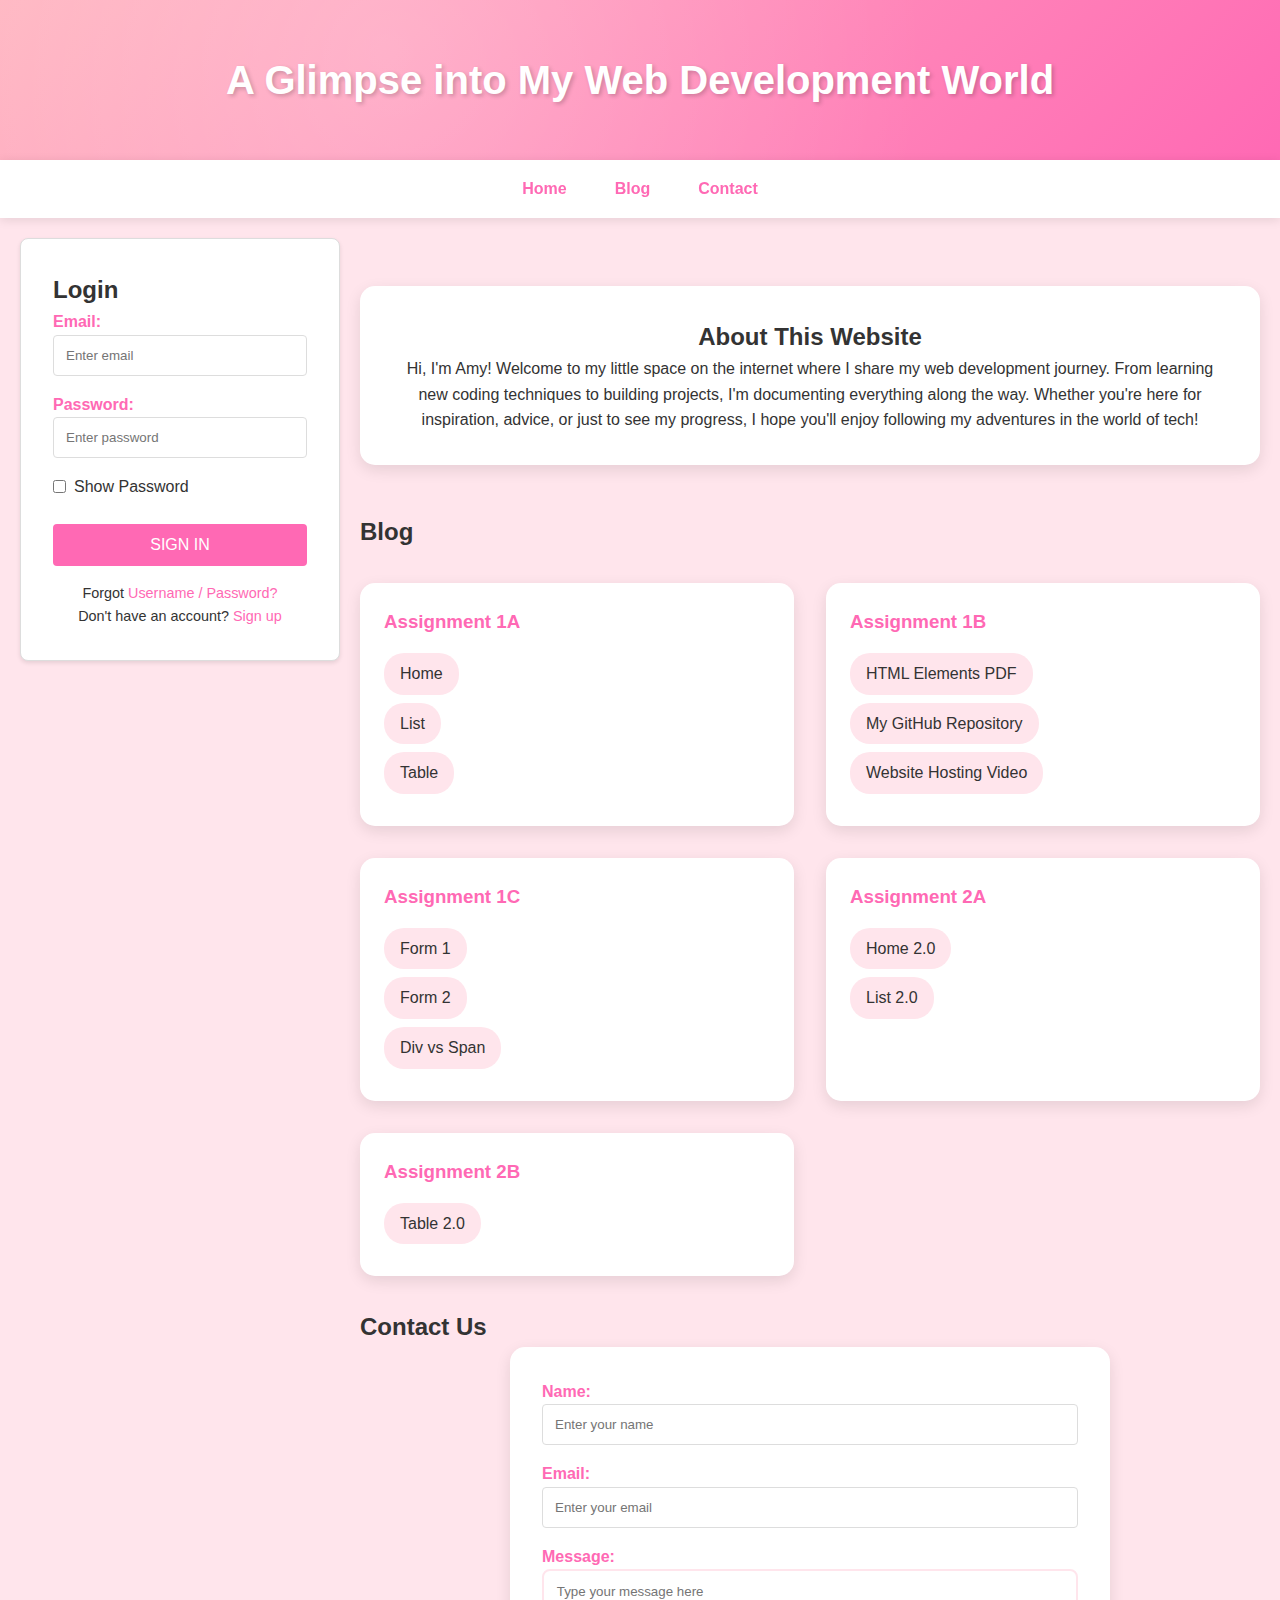
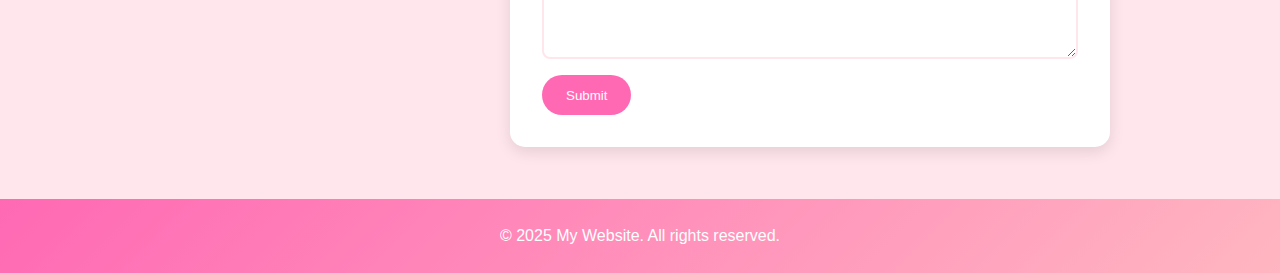
<file: index.html>
<DOCTYPE html>
<html lang="en">
<head>
    <meta charset="UTF-8">
    <meta name="viewport" content="width=device-width, initial-scale=1.0">
    <meta name="description" content="Amy's web development portfolio showcasing projects and assignments from her journey in tech">
    <meta name="keywords" content="web development, portfolio, student projects, HTML, CSS">
    <meta name="author" content="Amy">
    
    <!-- Open Graph Meta Tags -->
    <meta property="og:title" content="Amy's Creative Portfolio">
    <meta property="og:description" content="Follow my web development journey and explore my projects">
    <meta property="og:type" content="website">
    <title>My Creative Portfolio</title>
    <link rel="stylesheet" href="styles.css">
    <style>
        /* Layout styles */
        .page-wrapper {
            display: flex;
            gap: 20px;
            padding: 20px;
        }

        .forms-section {
            width: 320px;
            flex-shrink: 0;
        }

        .form-container {
            background: white;
            padding: 2rem;
            border-radius: 8px;
            box-shadow: 0 2px 4px rgba(0, 0, 0, 0.1);
            border: 1px solid #ddd;
        }

        .main-content {
            flex: 1;
        }

        /* Form specific styles */
        .login-form button, .signup-form button {
            width: 100%;
            padding: 0.75rem;
            color: white;
            border: none;
            border-radius: 4px;
            cursor: pointer;
            font-size: 1rem;
            background-color: var(--pink-dark);
            margin-top: 0.5rem;
        }

        .form-group {
            margin-bottom: 1rem;
        }

        .form-group input {
            width: 100%;
            padding: 0.75rem;
            border: 1px solid #ddd;
            border-radius: 4px;
            box-sizing: border-box;
        }

        .checkbox-group {
            display: flex;
            align-items: center;
            gap: 0.5rem;
            margin: 1rem 0;
        }

        .form-footer {
            margin-top: 1rem;
            text-align: center;
            font-size: 0.9rem;
        }

        .form-footer a {
            color:var(--pink-dark);
            text-decoration: none;
            cursor: pointer;
        }

        .colored-text {
            color:var(--pink-dark);
        }

        /* Hide signup form initially */
        #signup-form {
            display: none;
        }

        /* Responsive design */
        @media (max-width: 768px) {
            .page-wrapper {
                flex-direction: column;
            }

            .forms-section {
                width: 100%;
                max-width: 400px;
                margin: 0 auto;
            }
        }
    </style>
</head>
<body>
    <!-- Header -->
    <header class="header">
        <h1>A Glimpse into My Web Development World</h1>
    </header>

    <!-- Navigation -->
    <nav class="nav">
        <ul>
            <li><a href="#home">Home</a></li>
            <li><a href="#blog">Blog</a></li>
            <li><a href="#contact">Contact</a></li>
        </ul>
    </nav>

    <div class="page-wrapper">
        <!-- Forms Section -->
        <aside class="forms-section">
            <!-- Login Form -->
            <div class="form-container" id="login-form">
                <h2>Login</h2>
                <form class="login-form" action="/dashboard.html" method="POST">
                    <div class="form-group">
                        <label for="login-email">Email:</label>
                        <input type="email" id="login-email" name="login-email" placeholder="Enter email" required>
                    </div>
                    
                    <div class="form-group">
                        <label for="login-password">Password:</label>
                        <input type="password" id="login-password" name="login-password" placeholder="Enter password" required>
                    </div>
                    
                    <div class="checkbox-group">
                        <input type="checkbox" id="remember" name="remember">
                        <label for="remember">Show Password</label>
                    </div>
                    
                    <button type="submit">SIGN IN</button>
                    
                    <div class="form-footer">
                        <p>Forgot <span class="colored-text">Username / Password?</span></p>
                        <p>Don't have an account? <a onclick="toggleForms()">Sign up</a></p>
                    </div>
                </form>
            </div>

            <!-- Sign Up Form -->
            <div class="form-container" id="signup-form">
                <h2>Sign Up</h2>
                <p class="subtitle">Please fill in this form to create an account!</p>
                <form class="signup-form" action="/signin.html" method="POST">
                    <div class="form-group">
                        <label for="username">Username:</label>
                        <input type="text" id="username" name="username" placeholder="Username" required>
                    </div>
                    
                    <div class="form-group">
                        <label for="email">Email:</label>
                        <input type="email" id="email" name="email" placeholder="Email Address" required>
                    </div>
                    
                    <div class="form-group">
                        <label for="password">Password:</label>
                        <input type="password" id="password" name="password" placeholder="Password" required>
                    </div>
                    
                    <div class="checkbox-group">
                        <input type="checkbox" id="terms" name="terms" required>
                        <label for="terms">I accept the Terms & Privacy Policy</label>
                    </div>
                    
                    <button type="submit">Sign Up</button>
                    
                    <div class="form-footer">
                        Already have an account? <a onclick="toggleForms()">Sign In</a>
                    </div>
                </form>
            </div>
        </aside>

        <!-- Main Content -->
        <main class="main-content">
            <!-- Home Section -->
            <section id="home" class="intro-section">
                <h2>About This Website</h2>
                <p>Hi, I'm Amy! Welcome to my little space on the internet where I share my web development journey. From learning new coding techniques to building projects, I'm documenting everything along the way. Whether you're here for inspiration, advice, or just to see my progress, I hope you'll enjoy following my adventures in the world of tech!</p>
            </section>

            <!-- Blog Section -->
            <section id="blog">
                <h2>Blog</h2>
                <div class="blog-grid">
                    <div class="blog-card">
                        <h3>Assignment 1A</h3>
                        <ul>
                            <li><a href="home.html">Home</a></li>
                            <li><a href="list.html">List</a></li>
                            <li><a href="table.html">Table</a></li>
                        </ul>
                    </div>
                    <div class="blog-card">
                        <h3>Assignment 1B</h3>
                        <ul>
                            <li><a href="differences.pdf">HTML Elements PDF</a></li>
                            <li><a href="https://github.com/amyjose123">My GitHub Repository</a></li>
                            <li><a href="https://www.loom.com/share/6f3c7c3ea23a48a38fd24e3c55d8fd9d" target="_blank">Website Hosting Video</a></li>
                        </ul>
                    </div>
                    <div class="blog-card">
                        <h3>Assignment 1C</h3>
                        <ul>
                            <li><a href="form1.html">Form 1</a></li>
                            <li><a href="form2.html">Form 2</a></li>
                            <li><a href="divspan.html">Div vs Span</a></li>
                        </ul>
                    </div>
                    <div class="blog-card">
                        <h3>Assignment 2A</h3>
                        <ul>
                            <li><a href="home2.html">Home 2.0</a></li>
                            <li><a href="list2.html">List 2.0</a></li>
                        </ul>
                    </div>
                    <div class="blog-card">
                        <h3>Assignment 2B</h3>
                        <ul>
                            <li><a href="table2.html">Table 2.0</a></li>
                        </ul>
                    </div>
                </div>
            </section>

            <!-- Contact Section -->
            <section id="contact">
                <h2>Contact Us</h2>
                <form class="contact-form">
                    <div class="form-group">
                        <label for="name">Name:</label>
                        <input type="text" id="name" name="name" required placeholder="Enter your name" aria-required="true">
                    </div>
                    <div class="form-group">
                        <label for="email">Email:</label>
                        <input type="email" id="email" name="email" required placeholder="Enter your email" aria-required="true">
                    </div>
                    <div class="form-group">
                        <label for="message">Message:</label>
                        <textarea id="message" name="message" rows="4" required placeholder="Type your message here" aria-required="true"></textarea>
                    </div>
                    <button type="submit" class="button">Submit</button>
                </form>
            </section>
        </main>
    </div>

    <!-- Footer -->
    <footer class="footer">
        <p>&copy; 2025 My Website. All rights reserved.</p>
    </footer>

    <script>
        function toggleForms() {
            const loginForm = document.getElementById('login-form');
            const signupForm = document.getElementById('signup-form');
            
            if (loginForm.style.display === 'none') {
                loginForm.style.display = 'block';
                signupForm.style.display = 'none';
            } else {
                loginForm.style.display = 'none';
                signupForm.style.display = 'block';
            }
        }
    </script>
</body>
</html>
</file>
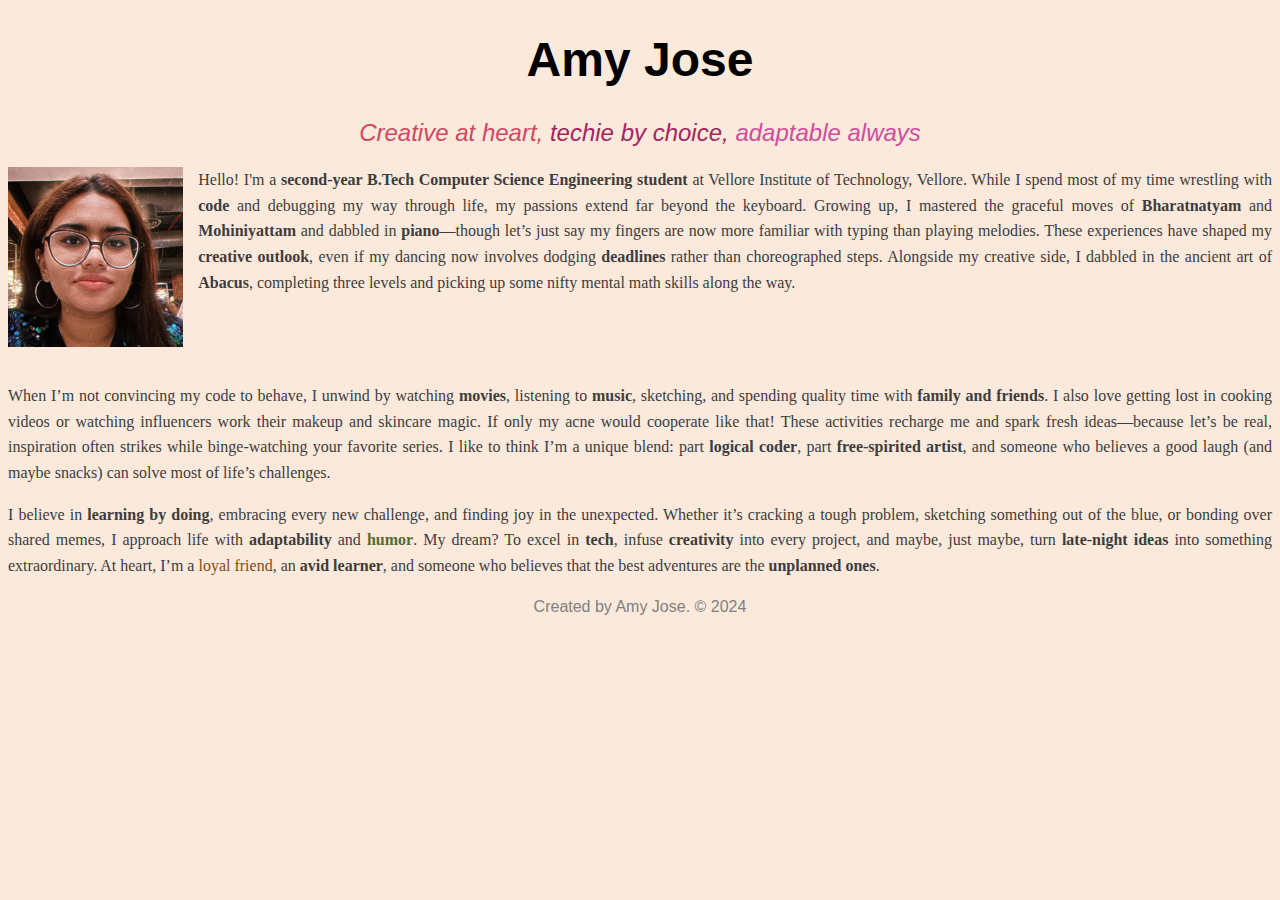
<file: divspan.html>
<!DOCTYPE html>
<html>
    <head>
        <title>Amy Jose - Personal WebPage</title>
        <meta charset="UTF-8">
        <meta name="viewport" content="width=device-width, initial-scale=1.0">
    </head>
    <body bgcolor="#fbe9db">
        <center>
            <h1 style="color:black; font-family: 'Segoe UI', sans-serif; font-size: 3rem;">
                Amy Jose
            </h1>
            <h2 style="color:indianred; font-family: 'Trebuchet MS', sans-serif; font-weight: 300;">
                <i><span style="color: #d14761;">Creative at heart,</span> <span style="color: #a62461;">techie by choice,</span> <span style="color: #d04c9d;">adaptable always</span></i>
            </h2>
        </center>
        <main>
            <div>
                <img src="img pic 2.jpg" align="left" style="margin-right: 15px; margin-bottom: 20px; max-height: 20vh; width: auto;" alt="Amy Jose's photo">
                <p style="color:rgb(62, 60, 60); font-family: 'Georgia', serif; text-align: justify; line-height: 1.6;">
                    Hello! I'm a <b>second-year B.Tech Computer Science Engineering student</b> at Vellore Institute of Technology, Vellore. While I spend most of my time wrestling with <b>code</b> and debugging my way through life, my passions extend far beyond the keyboard. Growing up, I mastered the graceful moves of <b>Bharatnatyam</b> and <b>Mohiniyattam</b> and dabbled in <b>piano</b>—though let’s just say my fingers are now more familiar with typing than playing melodies. These experiences have shaped my <b>creative outlook</b>, even if my dancing now involves dodging <b>deadlines</b> rather than choreographed steps. Alongside my creative side, I dabbled in the ancient art of <b>Abacus</b>, completing three levels and picking up some nifty mental math skills along the way.
                </p>
                <div style="clear: both;"></div>
            </div>
            <p style="color:rgb(62, 60, 60); font-family: 'Georgia', serif; text-align: justify; line-height: 1.6;">
                When I’m not convincing my code to behave, I unwind by watching <b>movies</b>, listening to <b>music</b>, sketching, and spending quality time with <b>family and friends</b>. I also love getting lost in cooking videos or watching influencers work their makeup and skincare magic. If only my acne would cooperate like that! These activities recharge me and spark fresh ideas—because let’s be real, inspiration often strikes while binge-watching your favorite series. I like to think I’m a unique blend: part <b>logical coder</b>, part <b>free-spirited artist</b>, and someone who believes a good laugh (and maybe snacks) can solve most of life’s challenges.
            </p>
            <p style="color:rgb(62, 60, 60); font-family: 'Georgia', serif; text-align: justify; line-height: 1.6;">
                I believe in <span style="font-weight: bold;">learning by doing</span>, embracing every new challenge, and finding joy in the unexpected. Whether it’s cracking a tough problem, sketching something out of the blue, or bonding over shared memes, I approach life with <b>adaptability</b> and <span style="font-weight: bold; color: #556B2F;">humor</span>. My dream? To excel in <b>tech</b>, infuse <b>creativity</b> into every project, and maybe, just maybe, turn <b>late-night ideas</b> into something extraordinary. At heart, I’m a <span style="color: #8B4513;">loyal friend</span>, an <b>avid learner</b>, and someone who believes that the best adventures are the <b>unplanned ones</b>.
            </p>
        </main>
        <footer align="center" style="margin-top: 20px; color: gray; font-family: 'Segoe UI', sans-serif;">
            <p>Created by Amy Jose. © 2024</p>
        </footer>
    </body>
</html>
</file>
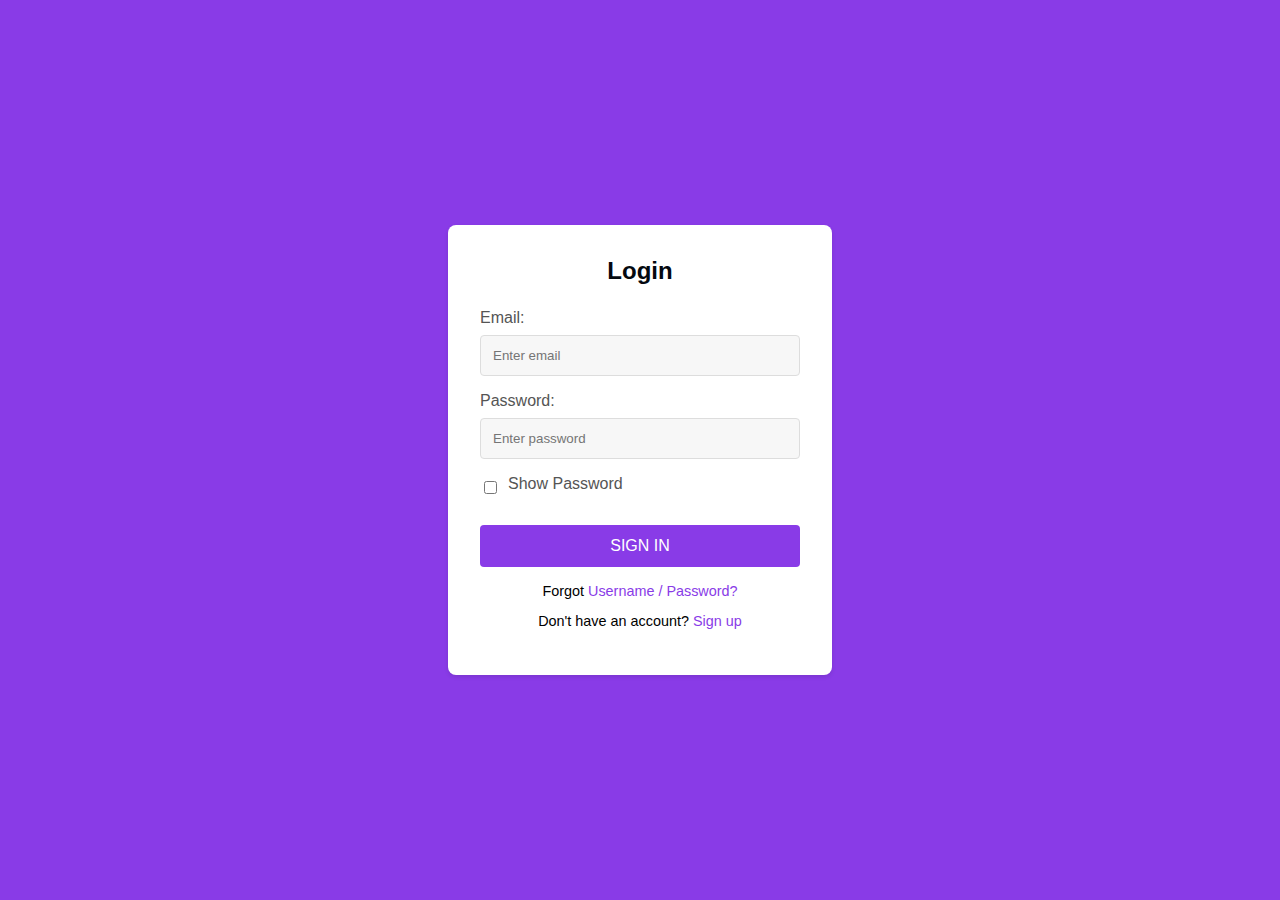
<file: form1.html>
<!DOCTYPE html>
<html lang="en">
<head>
    <meta charset="UTF-8">
    <meta name="viewport" content="width=device-width, initial-scale=1.0">
    <title>Login and Sign Up Forms</title>
    <style>
        body {
            font-family: Arial, sans-serif;
            display: flex;
            justify-content: center;
            align-items: center;
            min-height: 100vh;
            margin: 0;
            background-color: #893be7;
            gap: 2rem;
            transition: background-color 0.3s ease;
        }

        .form-container {
            background: white;
            padding: 2rem;
            border-radius: 8px;
            box-shadow: 0 2px 4px rgba(0, 0, 0, 0.1);
            width: 320px;
        }

        
        .login-form button {
            background-color: #893be7;
        }

        .login-form button:hover {
            background-color: #730fec;
        }

        .login-form .form-footer a {
            color: #893be7;
        }

        
        .signup-form button {
            background-color: #1ddab7; 
        }

        .signup-form button:hover {
            background-color: #15b598;
        }

        .signup-form .form-footer a {
            color: #2ecc71;
        }

        .signup-form .icon {
            color: #2ecc71;
        }

        h2 {
            margin: 0 0 1.5rem 0;
            color: #040910;
            text-align: center;
        }

        .subtitle {
            color: #666;
            text-align: center;
            margin-bottom: 1.5rem;
            font-size: 0.9rem;
        }

        .form-group {
            margin-bottom: 1rem;
        }

        .form-group.with-icon {
            position: relative;
        }

        .form-group.with-icon .icon {
            position: absolute;
            left: 10px;
            top: 50%;
            transform: translateY(-50%);
            width: 20px;
            height: 20px;
        }

        .form-group.with-icon input {
            padding-left: 35px;
        }

        label {
            display: block;
            margin-bottom: 0.5rem;
            color: #555;
        }

        input[type="text"],
        input[type="email"],
        input[type="password"] {
            width: 100%;
            padding: 0.75rem;
            border: 1px solid #ddd;
            border-radius: 4px;
            box-sizing: border-box;
        }

        .login-form input {
            background-color: #f7f7f7;
        }

        .signup-form .form-group.with-icon {
            background: white;
            border: 1px solid #ddd;
            border-radius: 4px;
            padding: 0;
        }

        .signup-form .form-group.with-icon input {
            border: none;
            background: transparent;
        }

        .checkbox-group {
            display: flex;
            align-items: center;
            gap: 0.5rem;
            margin: 1rem 0;
        }

        button {
            width: 100%;
            padding: 0.75rem;
            color: white;
            border: none;
            border-radius: 4px;
            cursor: pointer;
            font-size: 1rem;
            margin-top: 0.5rem;
        }

        .form-footer {
            margin-top: 1rem;
            text-align: center;
            font-size: 0.9rem;
        }

        .form-footer a {
            text-decoration: none;
        }

        .form-footer a:hover {
            text-decoration: underline;
        }

        .colored-text {
            color: #893be7;  
        }

        .signup-form .colored-text {
            color: #2ecc71;  
        }
    </style>
</head>
<body>
    
    <div class="form-container">
        <h2>Login</h2>
        <form class="login-form" action="/dashboard.html" method="POST">
            <div class="form-group">
                <label for="login-email">Email:</label>
                <input type="email" id="login-email" name="login-email" placeholder="Enter email" required>
            </div>
            
            <div class="form-group">
                <label for="login-password">Password:</label>
                <input type="password" id="login-password" name="login-password" placeholder="Enter password" required>
            </div>
            
            <div class="checkbox-group">
                <input type="checkbox" id="remember" name="remember">
                <label for="remember">Show Password</label>
            </div>
            
            <button type="submit">SIGN IN</button>
            
            <div class="form-footer">
                <p>Forgot <span class="colored-text">Username / Password?</span></p>
                <p>Don't have an account? <a href="#" onclick="toggleForms()">Sign up</a></p>
            </div>
        </form>
    </div>

    
    <div class="form-container" style="display: none;">
        <h2>Sign Up</h2>
        <p class="subtitle">Please fill in this form to create an account!</p>
        <form class="signup-form" action="/signin.html" method="POST">
            <div class="form-group with-icon">
                <svg class="icon" xmlns="http://www.w3.org/2000/svg" viewBox="0 0 24 24" fill="none" stroke="currentColor" stroke-width="2">
                    <path d="M20 21v-2a4 4 0 0 0-4-4H8a4 4 0 0 0-4 4v2"></path>
                    <circle cx="12" cy="7" r="4"></circle>
                </svg>
                <input type="text" id="username" name="username" placeholder="Username" required>
            </div>
            
            <div class="form-group with-icon">
                <svg class="icon" xmlns="http://www.w3.org/2000/svg" viewBox="0 0 24 24" fill="none" stroke="currentColor" stroke-width="2">
                    <path d="M4 4h16c1.1 0 2 .9 2 2v12c0 1.1-.9 2-2 2H4c-1.1 0-2-.9-2-2V6c0-1.1.9-2 2-2z"></path>
                    <polyline points="22,6 12,13 2,6"></polyline>
                </svg>
                <input type="email" id="email" name="email" placeholder="Email Address" required>
            </div>
            
            <div class="form-group with-icon">
                <svg class="icon" xmlns="http://www.w3.org/2000/svg" viewBox="0 0 24 24" fill="none" stroke="currentColor" stroke-width="2">
                    <rect x="3" y="11" width="18" height="11" rx="2" ry="2"></rect>
                    <path d="M7 11V7a5 5 0 0 1 10 0v4"></path>
                </svg>
                <input type="password" id="password" name="password" placeholder="Password" required>
            </div>
            
            <div class="form-group with-icon">
                <svg class="icon" xmlns="http://www.w3.org/2000/svg" viewBox="0 0 24 24" fill="none" stroke="currentColor" stroke-width="2">
                    <rect x="3" y="11" width="18" height="11" rx="2" ry="2"></rect>
                    <path d="M7 11V7a5 5 0 0 1 10 0v4"></path>
                </svg>
                <input type="password" id="confirm-password" name="confirm-password" placeholder="Confirm Password" required>
            </div>
            
            <div class="checkbox-group">
                <input type="checkbox" id="terms" name="terms" required>
                <label for="terms">I accept the <span class="colored-text">Terms of Use</span> & <span class="colored-text">Privacy Policy</span></label>
            </div>
            
            <button type="submit">Sign Up</button>
            
            <div class="form-footer">
                Already have an account? <a href="#" onclick="toggleForms()">Sign In</a>
            </div>
        </form>
    </div>

    <script>
        function toggleForms() {
            const forms = document.querySelectorAll('.form-container');
            const body = document.body;
            
            forms.forEach(form => {
                if (form.style.display === 'none') {
                    form.style.display = 'block';
                    
                    if (form.querySelector('.signup-form')) {
                        body.style.backgroundColor = '#1ddab7';  
                    } else {
                        body.style.backgroundColor = '#893be7'; 
                    }
                } else {
                    form.style.display = 'none';
                }
            });
        }
    </script>
</body>
</html>
</file>
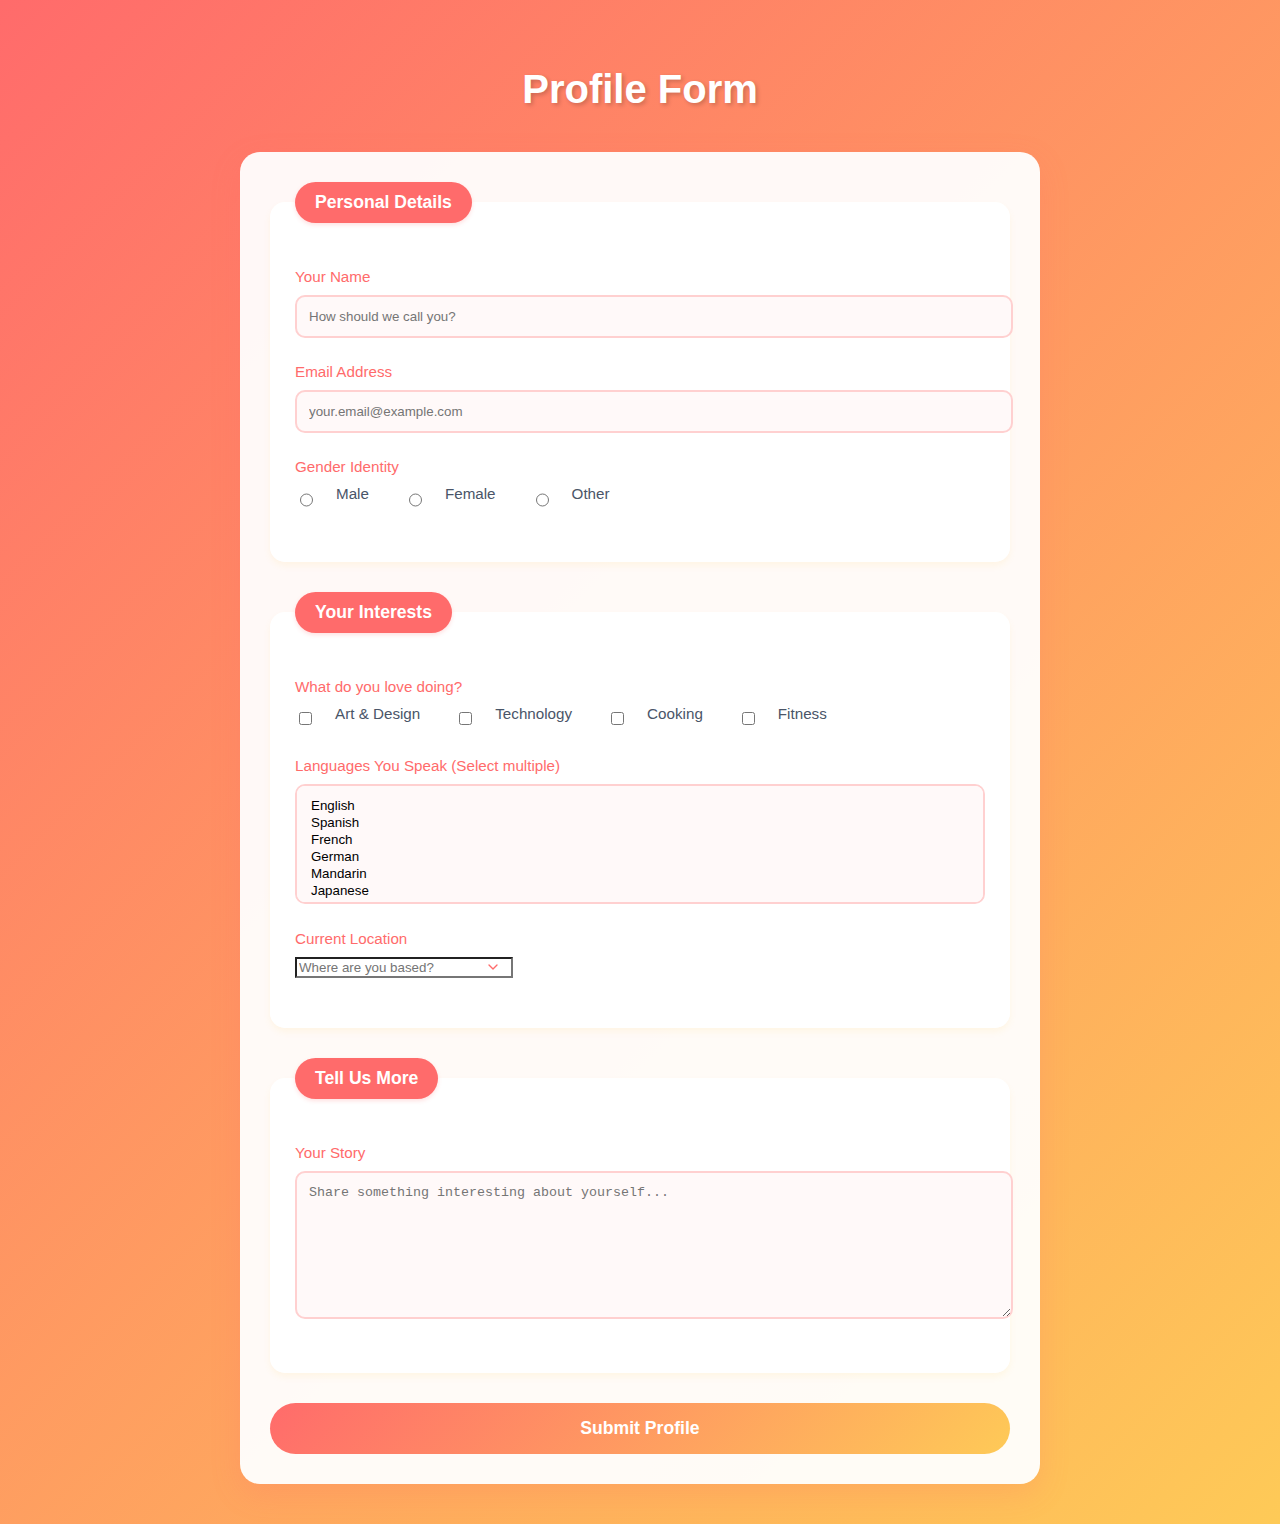
<file: form2.html>
<!DOCTYPE html>
<html lang="en">
<head>
    <meta charset="UTF-8">
    <meta name="viewport" content="width=device-width, initial-scale=1.0">
    <title>Profile Form</title>
    <style>
        body {
            font-family: 'Segoe UI', Tahoma, Geneva, Verdana, sans-serif;
            max-width: 800px;
            margin: 0 auto;
            padding: 40px 20px;
            background: linear-gradient(135deg, #ff6b6b 0%, #feca57 100%);
            color: #2d3748;
        }

        h1 {
            color: white;
            text-align: center;
            font-size: 2.5em;
            text-shadow: 2px 2px 4px rgba(0, 0, 0, 0.2);
            margin-bottom: 40px;
        }

        form {
            background: rgba(255, 255, 255, 0.95);
            border-radius: 20px;
            padding: 30px;
            box-shadow: 0 10px 30px rgba(255, 107, 107, 0.2);
        }

        fieldset {
            border: none;
            background: white;
            margin: 0 0 30px 0;
            padding: 25px;
            border-radius: 15px;
            box-shadow: 0 4px 6px rgba(254, 202, 87, 0.1);
        }

        legend {
            background: #ff6b6b;
            color: white;
            padding: 10px 20px;
            border-radius: 25px;
            font-weight: 600;
            font-size: 1.1em;
            margin-bottom: 20px;
            box-shadow: 0 2px 4px rgba(255, 107, 107, 0.2);
        }

        .form-group {
            margin-bottom: 25px;
        }

        label {
            display: block;
            margin-bottom: 10px;
            color: #ff6b6b;
            font-weight: 500;
            font-size: 0.95em;
        }

        .inline-label {
            display: inline-block;
            margin-right: 20px;
            font-weight: normal;
            color: #4a5568;
        }

        input[type="text"],
        input[type="email"],
        input[type="tel"],
        textarea,
        select {
            width: 100%;
            padding: 12px;
            border: 2px solid #ffd0d0;
            border-radius: 10px;
            background-color: #fff9f9;
            transition: all 0.3s ease;
        }

        input[type="text"]:focus,
        input[type="email"]:focus,
        input[type="tel"]:focus,
        textarea:focus,
        select:focus {
            border-color: #ff6b6b;
            outline: none;
            box-shadow: 0 0 0 3px rgba(255, 107, 107, 0.2);
        }

        .checkbox-group,
        .radio-group {
            display: flex;
            flex-wrap: wrap;
            gap: 15px;
            margin: 10px 0;
        }

        input[type="radio"],
        input[type="checkbox"] {
            margin-right: 8px;
            accent-color: #ff6b6b;
        }

        select[multiple] {
            height: auto;
            min-height: 120px;
        }

        textarea {
            resize: vertical;
            min-height: 120px;
        }

        button {
            background: linear-gradient(135deg, #ff6b6b 0%, #feca57 100%);
            color: white;
            padding: 15px 30px;
            border: none;
            border-radius: 30px;
            cursor: pointer;
            font-size: 1.1em;
            font-weight: 600;
            width: 100%;
            transition: transform 0.2s ease, box-shadow 0.2s ease;
        }

        button:hover {
            transform: translateY(-2px);
            box-shadow: 0 5px 15px rgba(255, 107, 107, 0.3);
            background: linear-gradient(135deg, #ff5252 0%, #ffd632 100%);
        }

        input[list] {
            background-image: url('data:image/svg+xml;utf8,<svg xmlns="http://www.w3.org/2000/svg" width="16" height="16" viewBox="0 0 24 24" fill="none" stroke="%23ff6b6b" stroke-width="2" stroke-linecap="round" stroke-linejoin="round"><polyline points="6 9 12 15 18 9"></polyline></svg>');
            background-repeat: no-repeat;
            background-position: right 10px center;
            padding-right: 35px;
        }

        /* Custom selection color */
        ::selection {
            background: rgba(255, 107, 107, 0.2);
        }
    </style>
</head>
<body>
    <h1>Profile Form</h1>
    <form action="#" method="POST">
        <fieldset>
            <legend>Personal Details</legend>
            
            <div class="form-group">
                <label for="username">Your Name</label>
                <input type="text" id="username" name="username" 
                       placeholder="How should we call you?" required
                       pattern="[A-Za-z ]{2,50}">
            </div>

            <div class="form-group">
                <label for="email">Email Address</label>
                <input type="email" id="email" name="email" 
                       placeholder="your.email@example.com" required>
            </div>

            <div class="form-group">
                <label>Gender Identity</label>
                <div class="radio-group">
                    <input type="radio" id="male" name="gender" value="male" required>
                    <label for="male" class="inline-label">Male</label>
                    
                    <input type="radio" id="female" name="gender" value="female">
                    <label for="female" class="inline-label">Female</label>
                    
                    <input type="radio" id="other" name="gender" value="other">
                    <label for="other" class="inline-label">Other</label>
                </div>
            </div>
        </fieldset>

        <fieldset>
            <legend>Your Interests</legend>

            <div class="form-group">
                <label>What do you love doing?</label>
                <div class="checkbox-group">
                    <input type="checkbox" id="art" name="hobby" value="art">
                    <label for="art" class="inline-label">Art & Design</label>
                    
                    <input type="checkbox" id="tech" name="hobby" value="tech">
                    <label for="tech" class="inline-label">Technology</label>
                    
                    <input type="checkbox" id="food" name="hobby" value="food">
                    <label for="food" class="inline-label">Cooking</label>
                    
                    <input type="checkbox" id="fitness" name="hobby" value="fitness">
                    <label for="fitness" class="inline-label">Fitness</label>
                </div>
            </div>

            <div class="form-group">
                <label for="languages">Languages You Speak (Select multiple)</label>
                <select id="languages" name="languages" size="3" multiple required>
                    <option value="english">English</option>
                    <option value="spanish">Spanish</option>
                    <option value="french">French</option>
                    <option value="german">German</option>
                    <option value="mandarin">Mandarin</option>
                    <option value="japanese">Japanese</option>
                </select>
            </div>

            <div class="form-group">
                <label for="location">Current Location</label>
                <input list="cities" id="location" name="location" 
                       placeholder="Where are you based?">
                <datalist id="cities">
                    <option value="San Francisco">
                    <option value="New York">
                    <option value="London">
                    <option value="Berlin">
                    <option value="Tokyo">
                    <option value="Singapore">
                    <option value="Sydney">
                </datalist>
            </div>
        </fieldset>

        <fieldset>
            <legend>Tell Us More</legend>
            
            <div class="form-group">
                <label for="bio">Your Story</label>
                <textarea id="bio" name="bio" rows="4" 
                          placeholder="Share something interesting about yourself..."
                          maxlength="500"></textarea>
            </div>
        </fieldset>

        <button type="submit">Submit Profile</button>
    </form>
</body>
</html>
</file>
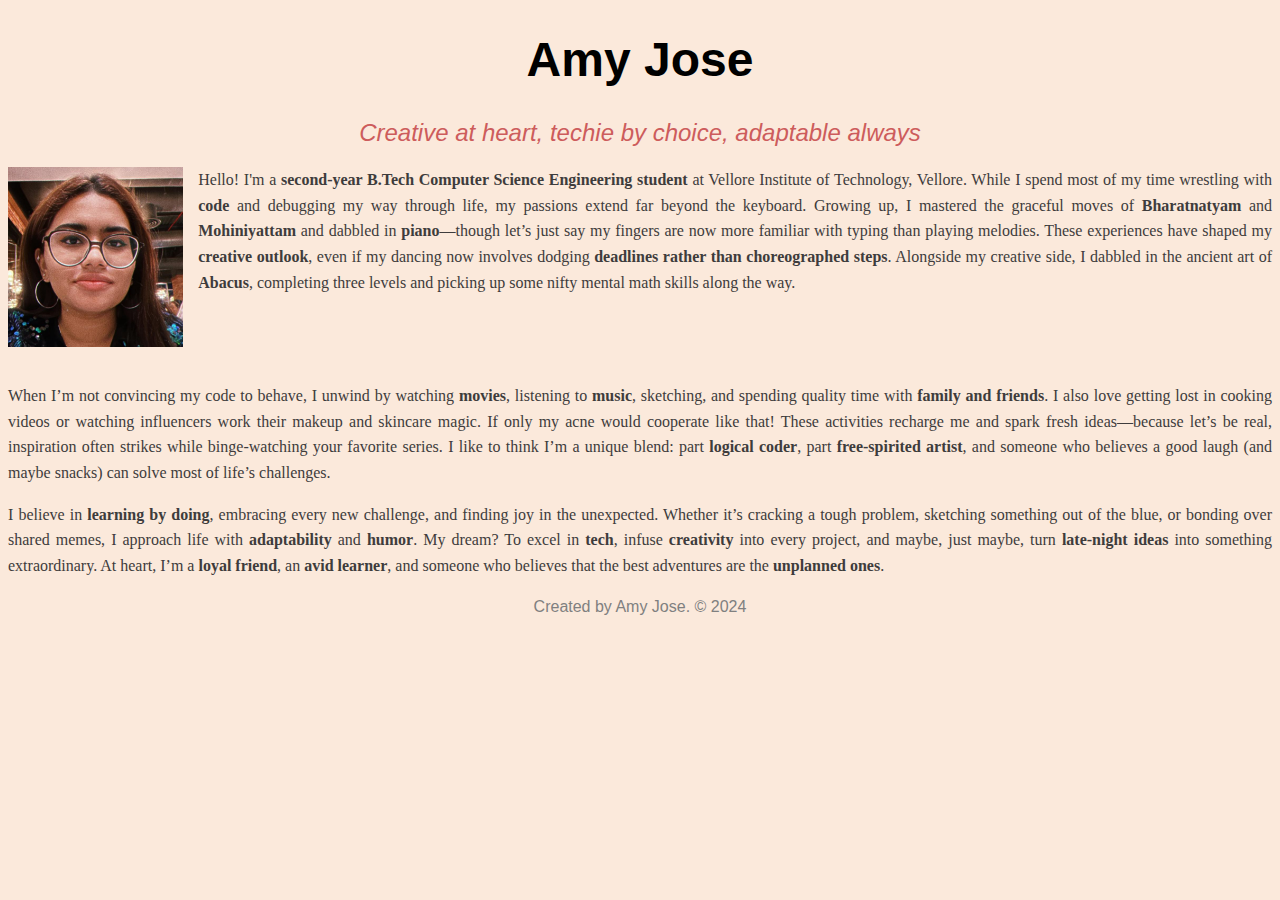
<file: home.html>
<!DOCTYPE html>
<html>
    <head>
        <title>Amy Jose - Personal WebPage</title>
        <meta charset="UTF-8">
        <meta name="viewport" content="width=device-width, initial-scale=1.0">
    </head>
    <body bgcolor="#fbe9db">
        <center>
            <h1 style="color:black; font-family: 'Segoe UI', sans-serif; font-size: 3rem;">Amy Jose</h1>
            <h2 style="color:indianred; font-family: 'Trebuchet MS', sans-serif; font-weight: 300;">
                <i>Creative at heart, techie by choice, adaptable always</i>
            </h2>
        </center>
        <main>
            <div>
                <img src="img pic 2.jpg" align="left" style="margin-right: 15px; margin-bottom: 20px; max-height: 20vh; width: auto;" alt="Amy Jose's photo">
                <p style="color:rgb(62, 60, 60); font-family: 'Georgia', serif; text-align: justify; line-height: 1.6;">
                    Hello! I'm a <b>second-year B.Tech Computer Science Engineering student</b> at Vellore Institute of Technology, Vellore. While I spend most of my time wrestling with <b>code</b> and debugging my way through life, my passions extend far beyond the keyboard. Growing up, I mastered the graceful moves of <b>Bharatnatyam</b> and <b>Mohiniyattam</b> and dabbled in <b>piano</b>—though let’s just say my fingers are now more familiar with typing than playing melodies. These experiences have shaped my <b>creative outlook</b>, even if my dancing now involves dodging <b>deadlines rather than choreographed steps</b>. Alongside my creative side, I dabbled in the ancient art of <b>Abacus</b>, completing three levels and picking up some nifty mental math skills along the way.
                </p>
                <div style="clear: both;"></div>
            </div>
            <p style="color:rgb(62, 60, 60); font-family: 'Georgia', serif; text-align: justify; line-height: 1.6;">
                When I’m not convincing my code to behave, I unwind by watching <b>movies</b>, listening to <b>music</b>, sketching, and spending quality time with <b>family and friends</b>. I also love getting lost in cooking videos or watching influencers work their makeup and skincare magic. If only my acne would cooperate like that! These activities recharge me and spark fresh ideas—because let’s be real, inspiration often strikes while binge-watching your favorite series. I like to think I’m a unique blend: part <b>logical coder</b>, part <b>free-spirited artist</b>, and someone who believes a good laugh (and maybe snacks) can solve most of life’s challenges.
            </p>
            <p style="color:rgb(62, 60, 60); font-family: 'Georgia', serif; text-align: justify; line-height: 1.6;">
                I believe in <b>learning by doing</b>, embracing every new challenge, and finding joy in the unexpected. Whether it’s cracking a tough problem, sketching something out of the blue, or bonding over shared memes, I approach life with <b>adaptability</b> and <b>humor</b>. My dream? To excel in <b>tech</b>, infuse <b>creativity</b> into every project, and maybe, just maybe, turn <b>late-night ideas</b> into something extraordinary. At heart, I’m a <b>loyal friend</b>, an <b>avid learner</b>, and someone who believes that the best adventures are the <b>unplanned ones</b>.
            </p>
        </main>
        <footer align="center" style="margin-top: 20px; color: gray; font-family: 'Segoe UI', sans-serif;">
            <p>Created by Amy Jose. © 2024</p>
        </footer>
    </body>
</html>
</file>
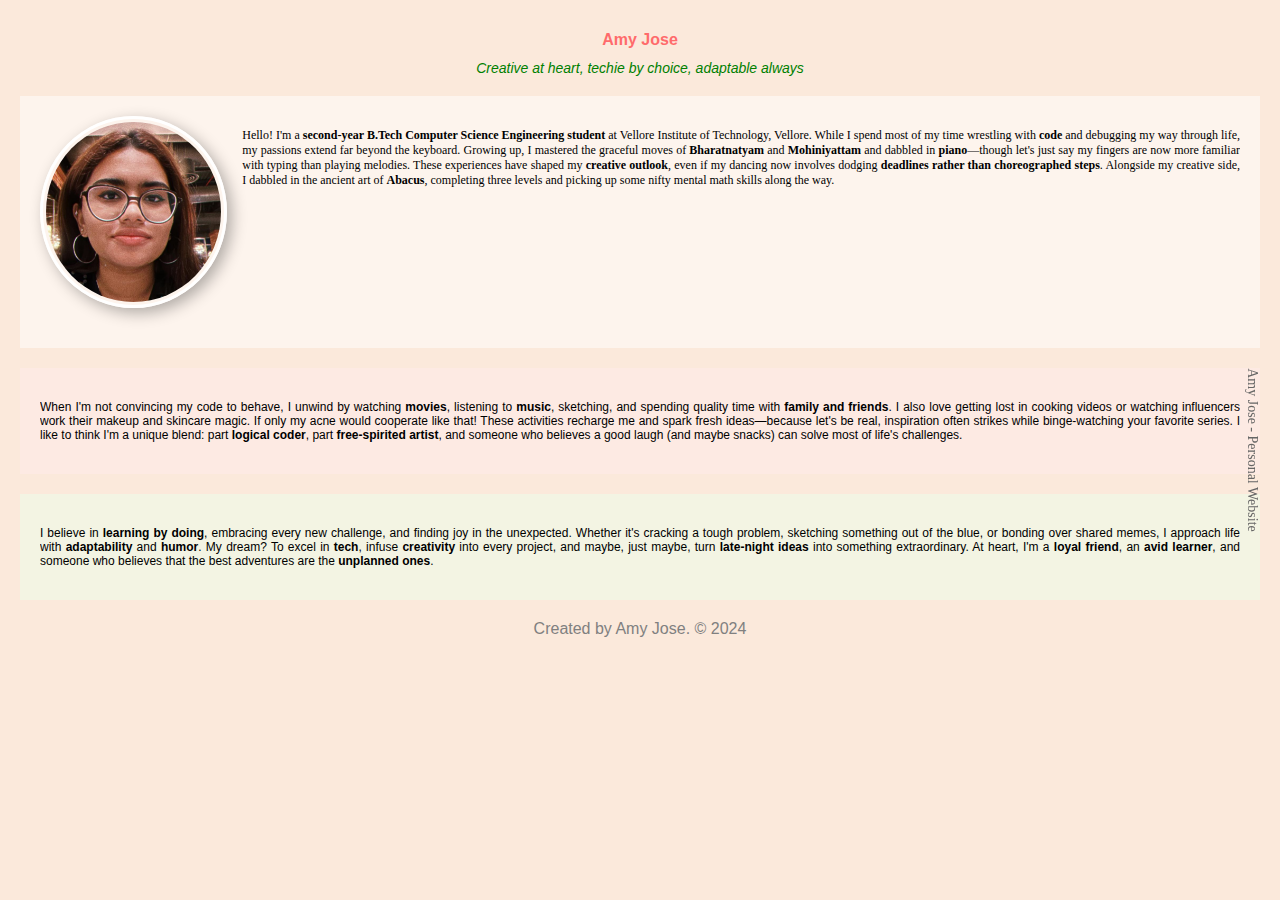
<file: home2.html>
<!DOCTYPE html>
<html>
<head>
    <title>Amy Jose - Personal WebPage</title>
    <meta charset="UTF-8">
    <meta name="viewport" content="width=device-width, initial-scale=1.0">
    <style>
        body {
            background-color: #fbe9db;
            margin: 0;
            padding: 20px;
            font-family: 'Georgia', serif;
        }

        h1 {
            color: #ff6b6b;
            font-family: 'Segoe UI', sans-serif;
            font-size: 16px;
            text-align: center;
        }

        h2 {
            color: green;
            font-family: 'Trebuchet MS', sans-serif;
            font-size: 14px;
            font-weight: 300;
            text-align: center;
            font-style: italic;
        }

        .paragraph-container {
            margin: 20px 0;
            padding: 20px;
            overflow: hidden;
        }

        /* Different background colors for each div */
        .paragraph-container:nth-child(1) {
            background-color: rgba(255, 255, 255, 0.5);
        }

        .paragraph-container:nth-child(2) {
            background-color: rgba(255, 235, 235, 0.5);
        }

        .paragraph-container:nth-child(3) {
            background-color: rgba(235, 255, 235, 0.5);
        }

        /* Different font families for each paragraph */
        .p1 {
            font-family: 'Georgia', serif;
            font-size: 12px;
            text-align: justify;
        }

        .p2 {
            font-family: 'Arial', sans-serif;
            font-size: 12px;
            text-align: justify;
        }

        .p3 {
            font-family: 'Verdana', sans-serif;
            font-size: 12px;
            text-align: justify;
        }

        /* Vertical text */
        .vertical-text {
            writing-mode: vertical-rl;
            text-orientation: mixed;
            position: fixed;
            right: 20px;
            top: 50%;
            transform: translateY(-50%);
            color: #666;
            font-size: 14px;
        }

        /* Overflow content on hover */
        .overflow-container {
            max-height: 100px;
            overflow: hidden;
            transition: max-height 0.3s ease-in-out;
        }

        .overflow-container:hover {
            max-height: 1000px;
        }

        /* Image styling */
        .profile-image {
            border-radius: 50%;
            box-shadow: 5px 5px 15px rgba(0, 0, 0, 0.3);
            float: left;
            margin-right: 15px;
            margin-bottom: 20px;
            max-height: 20vh;
            width: auto;
            border: 3px solid white;
            padding: 3px;
        }

        footer {
            text-align: center;
            margin-top: 20px;
            color: gray;
            font-family: 'Segoe UI', sans-serif;
        }
    </style>
</head>
<body>
    <h1>Amy Jose</h1>
    <h2>Creative at heart, techie by choice, adaptable always</h2>

    <main>
        <div class="paragraph-container">
            <img src="img pic 2.jpg" class="profile-image" alt="Amy Jose's photo">
            <p class="p1 overflow-container">
                Hello! I'm a <b>second-year B.Tech Computer Science Engineering student</b> at Vellore Institute of Technology, Vellore. While I spend most of my time wrestling with <b>code</b> and debugging my way through life, my passions extend far beyond the keyboard. Growing up, I mastered the graceful moves of <b>Bharatnatyam</b> and <b>Mohiniyattam</b> and dabbled in <b>piano</b>—though let's just say my fingers are now more familiar with typing than playing melodies. These experiences have shaped my <b>creative outlook</b>, even if my dancing now involves dodging <b>deadlines rather than choreographed steps</b>. Alongside my creative side, I dabbled in the ancient art of <b>Abacus</b>, completing three levels and picking up some nifty mental math skills along the way.
            </p>
        </div>

        <div class="paragraph-container">
            <p class="p2 overflow-container">
                When I'm not convincing my code to behave, I unwind by watching <b>movies</b>, listening to <b>music</b>, sketching, and spending quality time with <b>family and friends</b>. I also love getting lost in cooking videos or watching influencers work their makeup and skincare magic. If only my acne would cooperate like that! These activities recharge me and spark fresh ideas—because let's be real, inspiration often strikes while binge-watching your favorite series. I like to think I'm a unique blend: part <b>logical coder</b>, part <b>free-spirited artist</b>, and someone who believes a good laugh (and maybe snacks) can solve most of life's challenges.
            </p>
        </div>

        <div class="paragraph-container">
            <p class="p3 overflow-container">
                I believe in <b>learning by doing</b>, embracing every new challenge, and finding joy in the unexpected. Whether it's cracking a tough problem, sketching something out of the blue, or bonding over shared memes, I approach life with <b>adaptability</b> and <b>humor</b>. My dream? To excel in <b>tech</b>, infuse <b>creativity</b> into every project, and maybe, just maybe, turn <b>late-night ideas</b> into something extraordinary. At heart, I'm a <b>loyal friend</b>, an <b>avid learner</b>, and someone who believes that the best adventures are the <b>unplanned ones</b>.
            </p>
        </div>
    </main>

    <div class="vertical-text">Amy Jose - Personal Website</div>

    <footer>
        <p>Created by Amy Jose. © 2024</p>
    </footer>
</body>
</html>
</file>
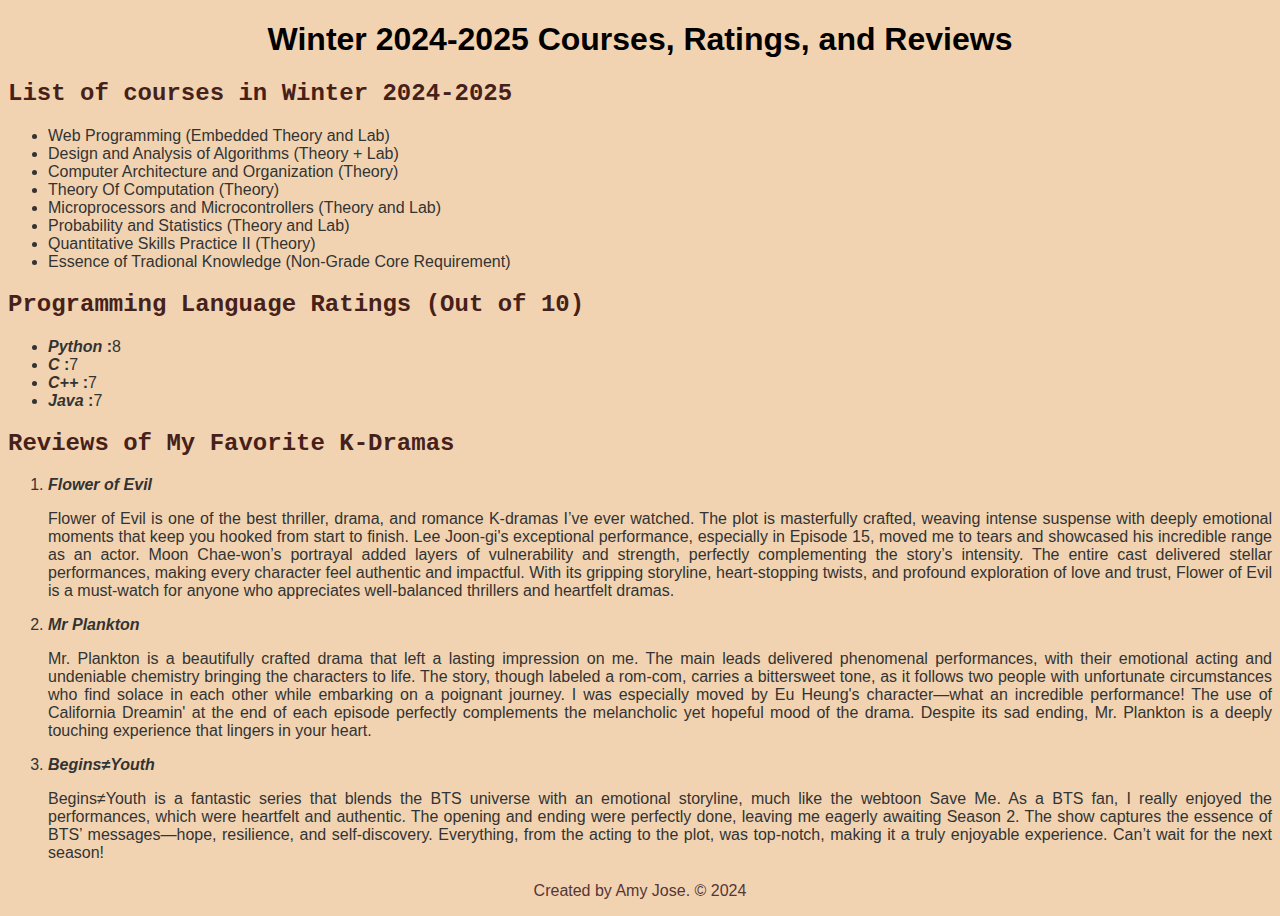
<file: list.html>
<!DOCTYPE html>
<html>
    <head>
        <meta charset="UTF-8">
        <meta name="viewport" content="width=device-width, initial-scale=1.0">
        <title>Lists</title>
    </head>
    <body bgcolor=#F1D3B2>
        <center><h1 style="font-family: 'Arial', sans-serif;">Winter 2024-2025 Courses, Ratings, and Reviews</h1></center>
        <h2 style="font-family: 'Courier New', monospace;color: #46211A;"><b>List of courses in Winter 2024-2025</b> </h2>
            <ul style="font-family: 'Verdana', sans-serif;color:#333333;">
            <li>Web Programming (Embedded Theory and Lab)</li>
            <li>Design and Analysis of Algorithms (Theory + Lab)</li>
            <li>Computer Architecture and Organization (Theory)</li>
            <li>Theory Of Computation (Theory)</li>
            <li>Microprocessors and Microcontrollers (Theory and Lab)</li>
            <li>Probability and Statistics (Theory and Lab)</li>
            <li>Quantitative Skills Practice II (Theory)</li>
            <li>Essence of Tradional Knowledge (Non-Grade Core Requirement)</li>
        
        </ul>
        <h2 style="font-family: 'Courier New', monospace;color: #46211A;"><b>Programming Language Ratings (Out of 10)</b></h2>
            <ul style="font-family: 'Verdana', sans-serif;color:#333333;">
            <li><b><i>Python</i> :</b>8</li>
            <li><b><i>C</i> :</b>7</li>
            <li><b><i>C++</i> :</b>7</li>
            <li><b><i>Java</i> :</b>7</li>
        </ul>

    
            <h2 style="font-family: 'Courier New', monospace;color: #46211A;"><b>Reviews of My Favorite K-Dramas</b></h2>
       
       
            <ol style="font-family: 'Verdana', sans-serif;color:#333333;">
                <li><b><i>Flower of Evil</i></b>
                    <p align="justify">Flower of Evil is one of the best thriller, drama, and romance K-dramas I’ve ever watched. The plot is masterfully crafted, weaving intense suspense with deeply emotional moments that keep you hooked from start to finish. Lee Joon-gi's exceptional performance, especially in Episode 15, moved me to tears and showcased his incredible range as an actor. Moon Chae-won’s portrayal added layers of vulnerability and strength, perfectly complementing the story’s intensity. The entire cast delivered stellar performances, making every character feel authentic and impactful. With its gripping storyline, heart-stopping twists, and profound exploration of love and trust, Flower of Evil is a must-watch for anyone who appreciates well-balanced thrillers and heartfelt dramas.</p>
                </li>
                <li><b><i>Mr Plankton</i></b>
                    <p align="justify">Mr. Plankton is a beautifully crafted drama that left a lasting impression on me. The main leads delivered phenomenal performances, with their emotional acting and undeniable chemistry bringing the characters to life. The story, though labeled a rom-com, carries a bittersweet tone, as it follows two people with unfortunate circumstances who find solace in each other while embarking on a poignant journey. I was especially moved by Eu Heung's character—what an incredible performance! The use of California Dreamin' at the end of each episode perfectly complements the melancholic yet hopeful mood of the drama. Despite its sad ending, Mr. Plankton is a deeply touching experience that lingers in your heart.</p>
                </li>
                <li><b><i>Begins≠Youth</i></b>
                    <p align="justify">Begins≠Youth is a fantastic series that blends the BTS universe with an emotional storyline, much like the webtoon Save Me. As a BTS fan, I really enjoyed the performances, which were heartfelt and authentic. The opening and ending were perfectly done, leaving me eagerly awaiting Season 2. The show captures the essence of BTS’ messages—hope, resilience, and self-discovery. Everything, from the acting to the plot, was top-notch, making it a truly enjoyable experience. Can’t wait for the next season!</p>
    
                </li>
            </ol>
        
        <footer align="center" style="margin-top: 20px; color:rgb(86, 54, 54); font-family: 'Segoe UI', sans-serif;">
            <p>Created by Amy Jose. © 2024</p>
        </footer>
        
    </body>
</html>
</file>
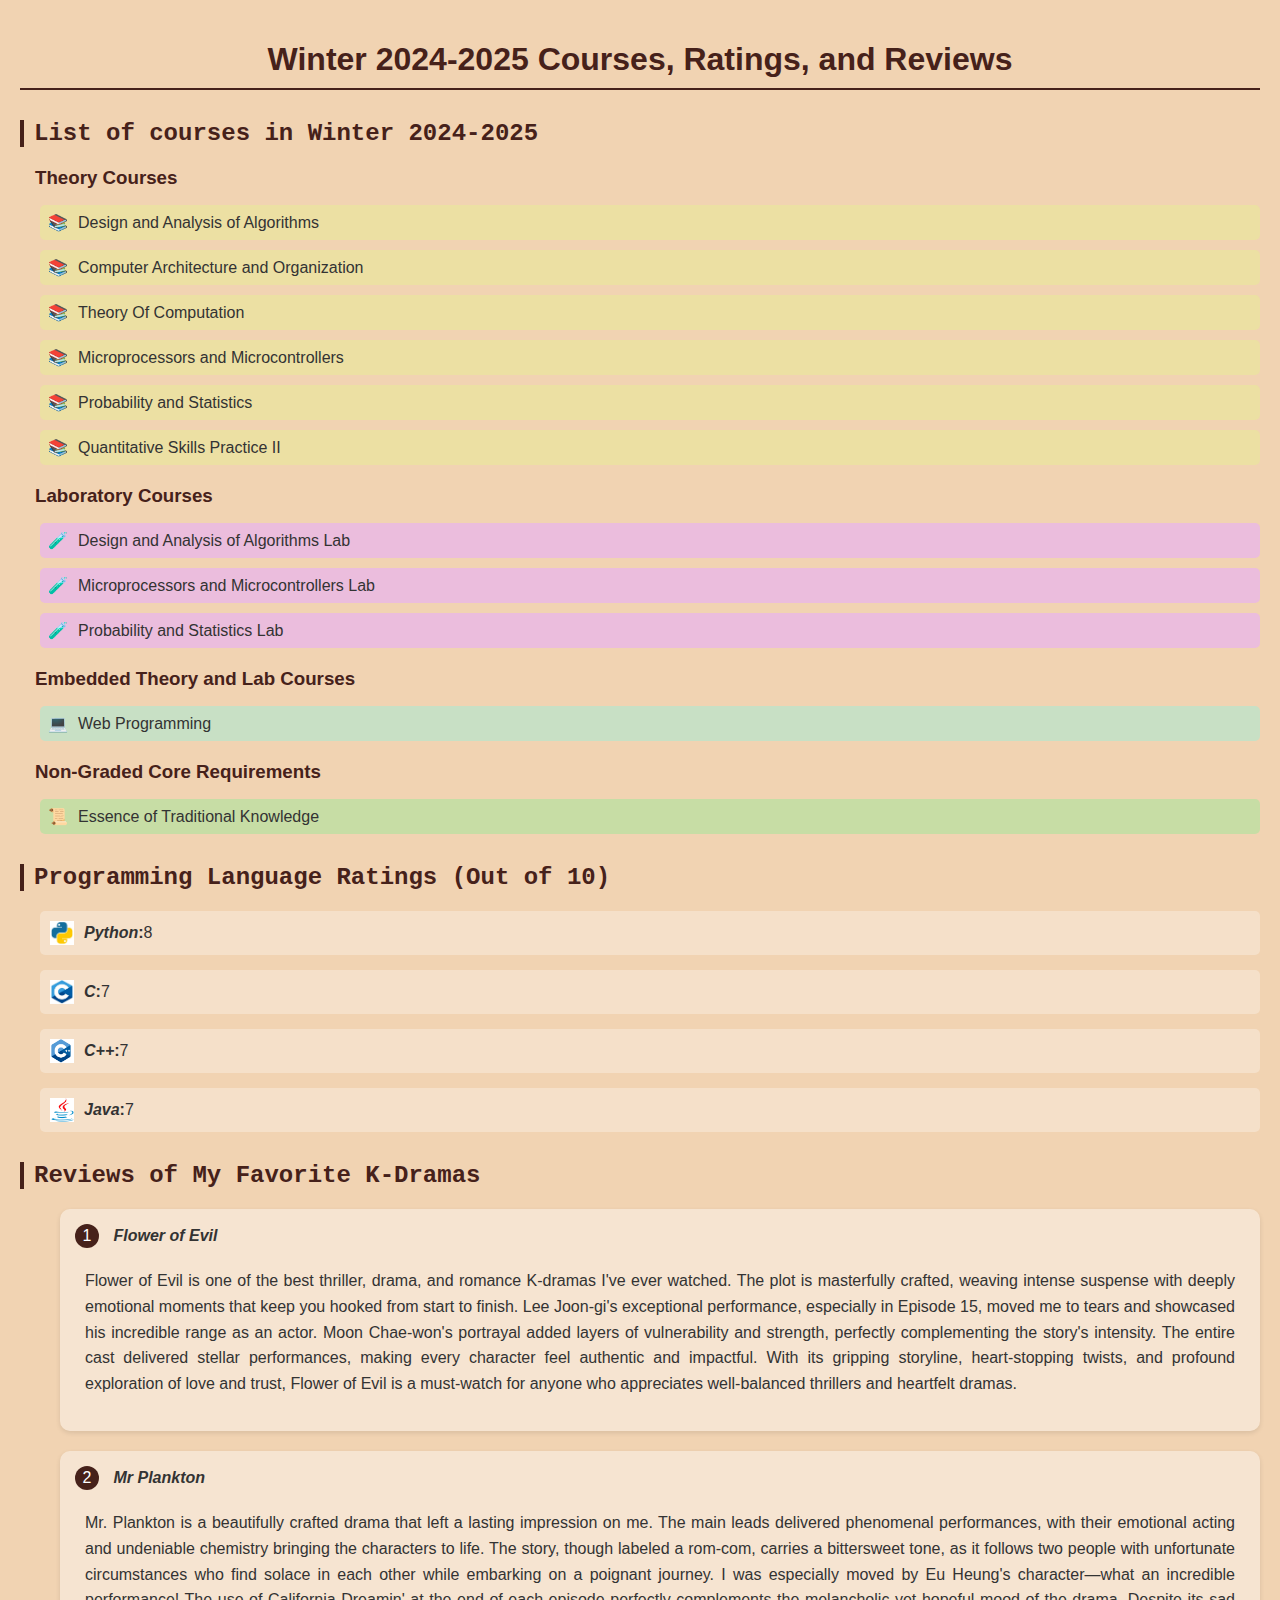
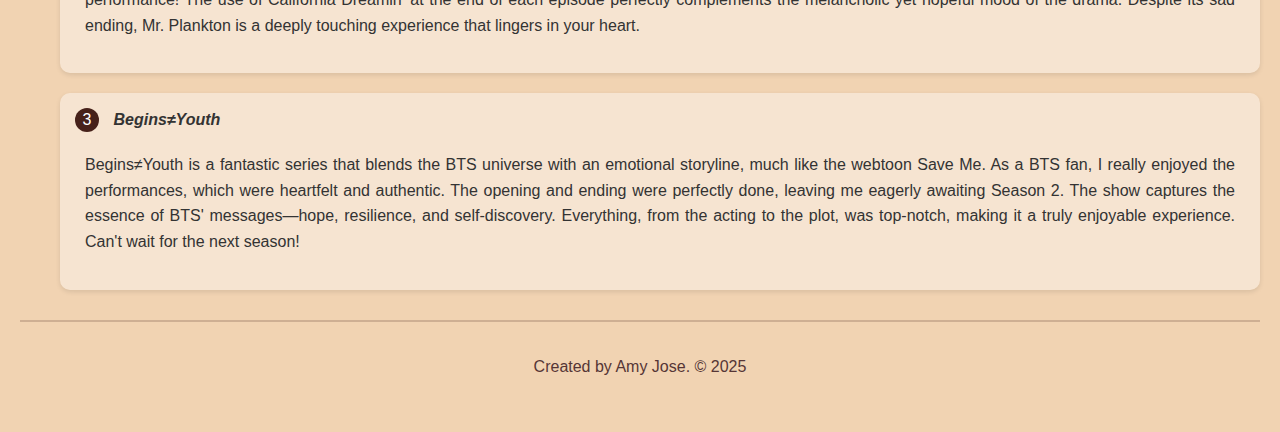
<file: list2.html>
<!DOCTYPE html>
<html>
<head>
    <meta charset="UTF-8">
    <meta name="viewport" content="width=device-width, initial-scale=1.0">
    <title>Lists</title>
</head>
<body style="background-color: #F1D3B2; margin: 0; padding: 20px; font-family: 'Verdana', sans-serif; color: #333333;">
    <h1 style="font-family: 'Arial', sans-serif; text-align: center; color: #46211A; border-bottom: 2px solid #46211A; padding-bottom: 10px;">Winter 2024-2025 Courses, Ratings, and Reviews</h1>

    <h2 style="font-family: 'Courier New', monospace; color: #46211A; margin-top: 30px; padding-left: 10px; border-left: 4px solid #46211A;">List of courses in Winter 2024-2025</h2>

    <div class="course-categories">
        <h3 style="color: #46211A; margin: 20px 0 10px 0; font-family: 'Arial', sans-serif; padding-left: 15px;">Theory Courses</h3>
        <ul style="list-style: none; padding-left: 20px;">
            <li style="margin: 10px 0; padding: 8px; background-color: rgba(235, 225, 161, 0.893); border-radius: 5px; list-style: none; display: flex; align-items: center;">
                <span style="margin-right: 10px;">📚</span>Design and Analysis of Algorithms
            </li>
            <li style="margin: 10px 0; padding: 8px; background-color: rgba(235, 225, 161, 0.893); border-radius: 5px; list-style: none; display: flex; align-items: center;">
                <span style="margin-right: 10px;">📚</span>Computer Architecture and Organization
            </li>
            <li style="margin: 10px 0; padding: 8px; background-color: rgba(235, 225, 161, 0.893); border-radius: 5px; list-style: none; display: flex; align-items: center;">
                <span style="margin-right: 10px;">📚</span>Theory Of Computation
            </li>
            <li style="margin: 10px 0; padding: 8px; background-color: rgba(235, 225, 161, 0.893); border-radius: 5px; list-style: none; display: flex; align-items: center;">
                <span style="margin-right: 10px;">📚</span>Microprocessors and Microcontrollers
            </li>
            <li style="margin: 10px 0; padding: 8px; background-color: rgba(235, 225, 161, 0.893); border-radius: 5px; list-style: none; display: flex; align-items: center;">
                <span style="margin-right: 10px;">📚</span>Probability and Statistics
            </li>
            <li style="margin: 10px 0; padding: 8px; background-color: rgba(235, 225, 161, 0.893); border-radius: 5px; list-style: none; display: flex; align-items: center;">
                <span style="margin-right: 10px;">📚</span>Quantitative Skills Practice II
            </li>
        </ul>

        <h3 style="color: #46211A; margin: 20px 0 10px 0; font-family: 'Arial', sans-serif; padding-left: 15px;">Laboratory Courses</h3>
        <ul style="list-style: none; padding-left: 20px;">
            <li style="margin: 10px 0; padding: 8px; background-color: rgba(234, 186, 226, 0.893); border-radius: 5px; display: flex; align-items: center;">
                <span style="margin-right: 10px;">🧪</span>Design and Analysis of Algorithms Lab
            </li>
            <li style="margin: 10px 0; padding: 8px; background-color: rgba(234, 186, 226, 0.893); border-radius: 5px; display: flex; align-items: center;">
                <span style="margin-right: 10px;">🧪</span>Microprocessors and Microcontrollers Lab
            </li>
            <li style="margin: 10px 0; padding: 8px; background-color: rgba(234, 186, 226, 0.893); border-radius: 5px; display: flex; align-items: center;">
                <span style="margin-right: 10px;">🧪</span>Probability and Statistics Lab
            </li>
        </ul>

        <h3 style="color: #46211A; margin: 20px 0 10px 0; font-family: 'Arial', sans-serif; padding-left: 15px;">Embedded Theory and Lab Courses</h3>
        <ul style="list-style: none; padding-left: 20px;">
            <li style="margin: 10px 0; padding: 8px; background-color: rgba(107, 255, 243, 0.3); border-radius: 5px; display: flex; align-items: center;">
                <span style="margin-right: 10px;">💻</span>Web Programming
            </li>
        </ul>

        <h3 style="color: #46211A; margin: 20px 0 10px 0; font-family: 'Arial', sans-serif; padding-left: 15px;">Non-Graded Core Requirements</h3>
        <ul style="list-style: none; padding-left: 20px;">
            <li style="margin: 10px 0; padding: 8px; background-color: rgba(103, 244, 136, 0.3); border-radius: 5px; display: flex; align-items: center;">
                <span style="margin-right: 10px;">📜</span>Essence of Traditional Knowledge
            </li>
        </ul>
    </div>

    <h2 style="font-family: 'Courier New', monospace; color: #46211A; margin-top: 30px; padding-left: 10px; border-left: 4px solid #46211A;">Programming Language Ratings (Out of 10)</h2>
    <ul style="list-style: none; padding-left: 20px;">
        <li style="display: flex; align-items: center; margin: 15px 0; padding: 10px; background-color: rgba(255, 255, 255, 0.3); border-radius: 5px;">
            <img src="python.jpg" alt="Python" style="width: 24px; height: 24px; margin-right: 10px;">
            <b><i>Python</i>:</b> 8
        </li>
        <li style="display: flex; align-items: center; margin: 15px 0; padding: 10px; background-color: rgba(255, 255, 255, 0.3); border-radius: 5px;">
            <img src="c.jpg" alt="C" style="width: 24px; height: 24px; margin-right: 10px;">
            <b><i>C</i>:</b> 7
        </li>
        <li style="display: flex; align-items: center; margin: 15px 0; padding: 10px; background-color: rgba(255, 255, 255, 0.3); border-radius: 5px;">
            <img src="c++.jpg" alt="C++" style="width: 24px; height: 24px; margin-right: 10px;">
            <b><i>C++</i>:</b> 7
        </li>
        <li style="display: flex; align-items: center; margin: 15px 0; padding: 10px; background-color: rgba(255, 255, 255, 0.3); border-radius: 5px;">
            <img src="java.jpg" alt="Java" style="width: 24px; height: 24px; margin-right: 10px;">
            <b><i>Java</i>:</b> 7
        </li>
    </ul>

    <h2 style="font-family: 'Courier New', monospace; color: #46211A; margin-top: 30px; padding-left: 10px; border-left: 4px solid #46211A;">Reviews of My Favorite K-Dramas</h2>
    <ol style="list-style: none; counter-reset: review-counter;">
        <li style="margin: 20px 0; padding: 15px; background-color: rgba(255, 255, 255, 0.4); border-radius: 10px; box-shadow: 0 2px 5px rgba(0, 0, 0, 0.1);">
            <span style="counter-increment: review-counter; background-color: #46211A; color: white; width: 24px; height: 24px; border-radius: 50%; display: inline-block; text-align: center; line-height: 24px; margin-right: 10px;">1</span>
            <b><i>Flower of Evil</i></b>
            <p style="margin: 10px 0; line-height: 1.6; text-align: justify; padding: 10px;">Flower of Evil is one of the best thriller, drama, and romance K-dramas I've ever watched. The plot is masterfully crafted, weaving intense suspense with deeply emotional moments that keep you hooked from start to finish. Lee Joon-gi's exceptional performance, especially in Episode 15, moved me to tears and showcased his incredible range as an actor. Moon Chae-won's portrayal added layers of vulnerability and strength, perfectly complementing the story's intensity. The entire cast delivered stellar performances, making every character feel authentic and impactful. With its gripping storyline, heart-stopping twists, and profound exploration of love and trust, Flower of Evil is a must-watch for anyone who appreciates well-balanced thrillers and heartfelt dramas.</p>
        </li>
        <li style="margin: 20px 0; padding: 15px; background-color: rgba(255, 255, 255, 0.4); border-radius: 10px; box-shadow: 0 2px 5px rgba(0, 0, 0, 0.1);">
            <span style="counter-increment: review-counter; background-color: #46211A; color: white; width: 24px; height: 24px; border-radius: 50%; display: inline-block; text-align: center; line-height: 24px; margin-right: 10px;">2</span>
            <b><i>Mr Plankton</i></b>
            <p style="margin: 10px 0; line-height: 1.6; text-align: justify; padding: 10px;">Mr. Plankton is a beautifully crafted drama that left a lasting impression on me. The main leads delivered phenomenal performances, with their emotional acting and undeniable chemistry bringing the characters to life. The story, though labeled a rom-com, carries a bittersweet tone, as it follows two people with unfortunate circumstances who find solace in each other while embarking on a poignant journey. I was especially moved by Eu Heung's character—what an incredible performance! The use of California Dreamin' at the end of each episode perfectly complements the melancholic yet hopeful mood of the drama. Despite its sad ending, Mr. Plankton is a deeply touching experience that lingers in your heart.</p>
        </li>
        <li style="margin: 20px 0; padding: 15px; background-color: rgba(255, 255, 255, 0.4); border-radius: 10px; box-shadow: 0 2px 5px rgba(0, 0, 0, 0.1);">
            <span style="counter-increment: review-counter; background-color: #46211A; color: white; width: 24px; height: 24px; border-radius: 50%; display: inline-block; text-align: center; line-height: 24px; margin-right: 10px;">3</span>
            <b><i>Begins≠Youth</i></b>
            <p style="margin: 10px 0; line-height: 1.6; text-align: justify; padding: 10px;">Begins≠Youth is a fantastic series that blends the BTS universe with an emotional storyline, much like the webtoon Save Me. As a BTS fan, I really enjoyed the performances, which were heartfelt and authentic. The opening and ending were perfectly done, leaving me eagerly awaiting Season 2. The show captures the essence of BTS' messages—hope, resilience, and self-discovery. Everything, from the acting to the plot, was top-notch, making it a truly enjoyable experience. Can't wait for the next season!</p>
        </li>
    </ol>

    <footer style="text-align: center; margin-top: 30px; padding: 20px; color: rgb(86, 54, 54); font-family: 'Segoe UI', sans-serif; border-top: 2px solid rgba(70, 33, 26, 0.2);">
        <p>Created by Amy Jose. © 2025</p>
    </footer>
</body>
</html>
</file>
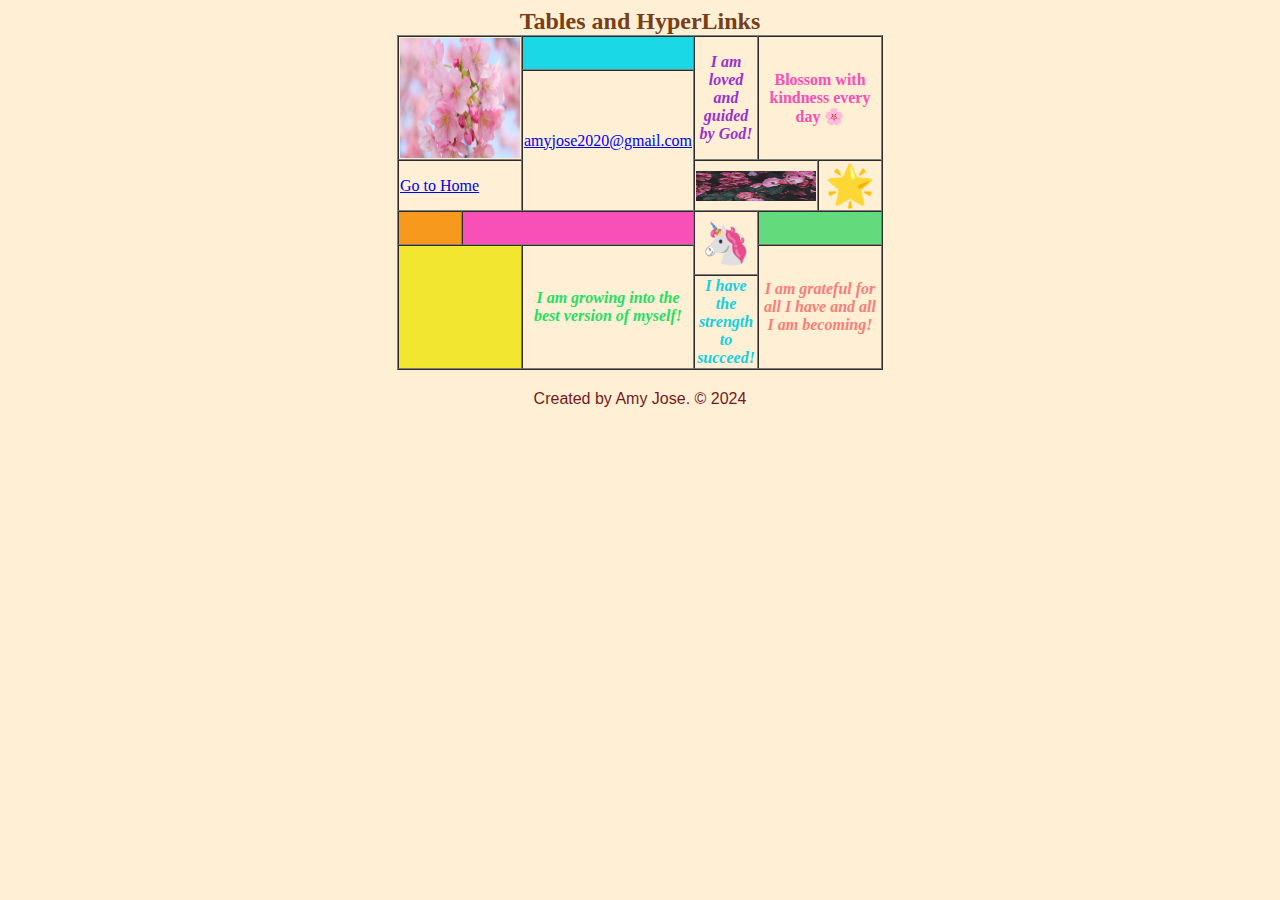
<file: table.html>
<!DOCTYPE html>
<html>
<head>
    <meta charset="UTF-8">
        <meta name="viewport" content="width=device-width, initial-scale=1.0">
    <title>Tables And HyperLinks</title>
</head>
<body bgcolor="#FFEFD5">
   <center>
    <table border="1" cellspacing="0">
        <caption style="font-family: Georgia;color:#773e18;font-size: 24px;"><b>Tables and HyperLinks</b></caption>
        <tr>
            <td colspan="2" rowspan="2" width="120" height="120">
                <img src="pxfuel (1).jpg" alt="Image" width="100%" height="100%" style="display:block; margin:0; padding:0;"></td>
            <td width="60" height="30" style="background-color:#1bd8e6"></td>
            <td rowspan="2" width="60" height="60" style="font-family:Lucida; color:darkorchid; text-align: center;
             vertical-align: middle;"><b><i>I am loved and guided by God!</i></b></td>
            <td colspan="2" rowspan="2" width="120" height="60"style="font-family:Lucida; color:#f850b7;font-size: 16px;" align="center">
                <b>Blossom with kindness every day</b> &#x1F338;</td>
        </tr>
        <tr>
            <td rowspan="2" width="60" height="60">
                <a href="mailto:amyjose2020@gmail.com">amyjose2020@gmail.com</a>
            </td>
        </tr>
        <tr>
            <td colspan="2" width="120" height="30"><a href="home.html">Go to Home</a></td>
            <td colspan="2" width="120" height="30">
                <a href="https://www.google.com"
                 target="_blank">
                <img src="pxfuel.jpg" alt="Image Link" width="100%" height="100%" style="display:block; margin:0; padding:0;">
            </a></td>
            <td width="60" height="30" style="font-size: 40px;" align="center">&#x1F31F;</td>
        </tr>
        <tr>
            <td width="60" height="30" style="background-color:#f7991c"></td>
            <td colspan="2" width="120" height="30" style="background-color:#f850b7 "></td>
            <td rowspan="2" width="60" height="60" style="font-size: 40px;" align="center">🦄</td>
            <td colspan="2" width="120" height="30" style="background-color:#63db7d"></td>
        </tr>
        <tr>
            <td rowspan="2" colspan="2" width="120" height="60" style="background-color: #f3e630"></td>
            <td rowspan="2" width="60" height="60" style="font-family:Lucida; color:rgb(37, 223, 99); text-align: center;
             vertical-align: middle;"><b><i>I am growing into the best version of myself!</i></b></td>
            <td rowspan="2" colspan="2" width="120" height="60" style="font-family: Lucida; color:rgb(248, 126, 120); text-align: center;
            vertical-align: middle;"><b><i>I am grateful for all I have and all I am becoming!</i></b></td>
        </tr>
        <tr>
            <td width="60" height="30" style="font-family: Lucida; color:rgb(20, 207, 220); text-align: center; vertical-align: middle;"><b><i>I have the strength to succeed!</i></b></td>   
        </tr>
   </table>
   </center>
   <footer align="center" style="margin-top: 20px; color: rgb(117, 26, 26); font-family: 'Segoe UI', sans-serif;">
    <p>Created by Amy Jose. © 2024</p>
</footer>
</body>
</html>
</file>
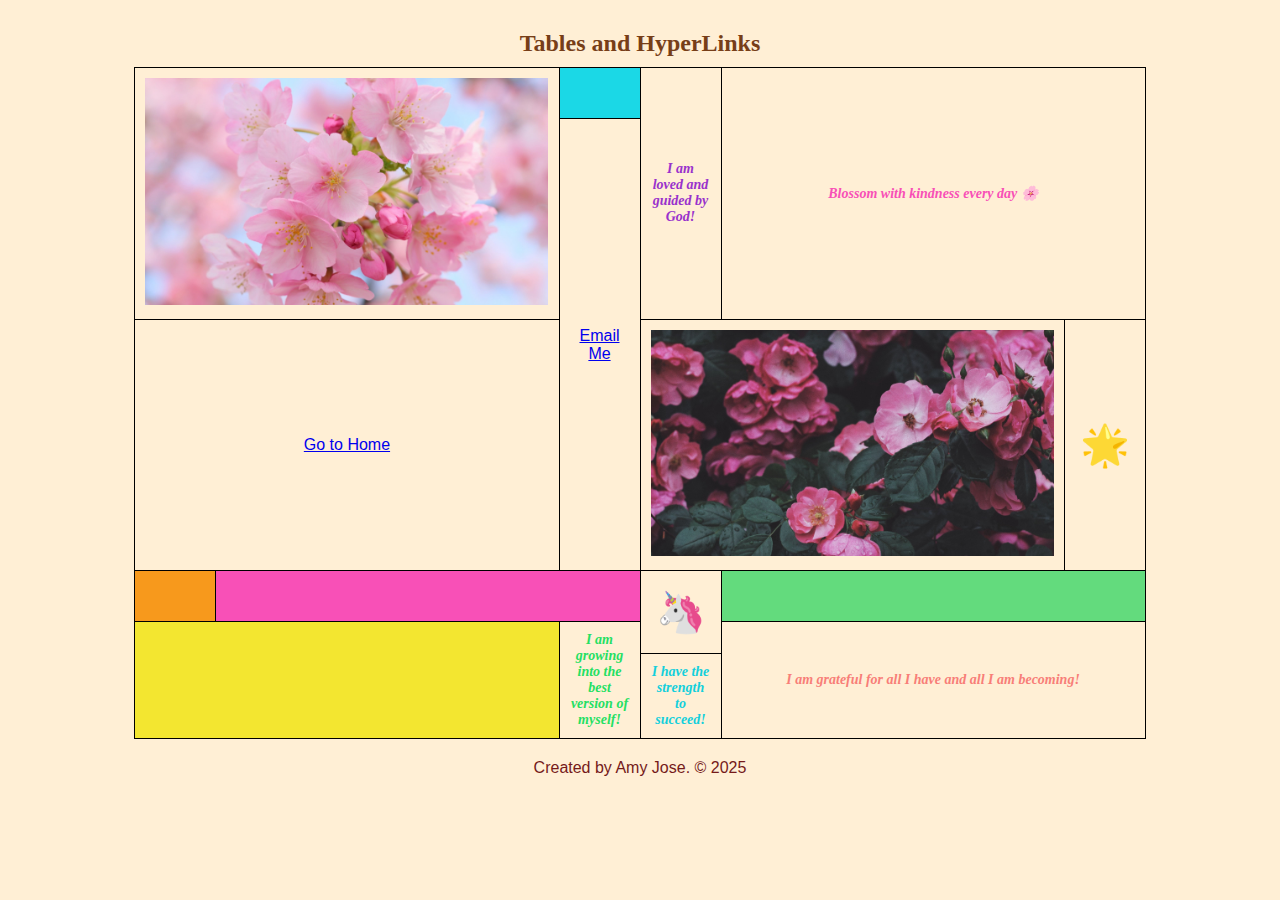
<file: table2.html>
<!DOCTYPE html>
<html lang="en">
<head>
    <meta charset="UTF-8">
    <meta name="viewport" content="width=device-width, initial-scale=1.0">
    <title>Tables And HyperLinks</title>
    <style>
        tr:hover {
            background-color: #FFFFE0;
        }
    </style>
</head>
<body bgcolor="#FFEFD5">
    <table style="border-collapse: collapse; width: 80%; margin: 20px auto;">
        <caption style="font-size: 24px; font-weight: bold;font-family: Georgia;color:#773e18; padding: 10px;">
            Tables and HyperLinks
        </caption>
        <tr>
            <td colspan="2" rowspan="2" style="border: 1px solid #000; text-align: center; vertical-align: middle; padding: 10px; font-family: Arial, sans-serif;" width="120" height="60">
                <img src="pxfuel (1).jpg" alt="Image" style="max-width: 100%; height: auto;">
            </td>
            <td style="border: 1px solid #000; text-align: center; vertical-align: middle; padding: 10px; font-family: Arial, sans-serif; background-color: #1bd8e6" width="60" height="30"></td>
            <td rowspan="2" style="border: 1px solid #000; text-align: center; vertical-align: middle; padding: 10px; font-family: 'Lucida', serif; color: darkorchid; font-style: italic; font-size: 14px;" width="60" height="60">
                <b>I am loved and guided by God!</b>
            </td>
            <td colspan="2" rowspan="2" style="border: 1px solid #000; text-align: center; vertical-align: middle; padding: 10px; font-family: 'Lucida', serif; color: #f850b7; font-style: italic; font-size: 14px;" width="120" height="60">
                <b>Blossom with kindness every day</b> &#x1F338;</td>
            </td>
        </tr>
        <tr>
            <td rowspan="2" style="border: 1px solid #000; text-align: center; vertical-align: middle; padding: 10px; font-family: Arial, sans-serif;" width="60" height="60">
                <a href="mailto:amyjose2020@gmail.com">Email Me</a>
            </td>
        </tr>
        <tr>
            <td colspan="2" style="border: 1px solid #000; text-align: center; vertical-align: middle; padding: 10px; font-family: Arial, sans-serif;" width="120" height="30">
                <a href="home.html">Go to Home</a>
            </td>
            <td colspan="2" style="border: 1px solid #000; text-align: center; vertical-align: middle; padding: 10px; font-family: Arial, sans-serif;" width="120" height="30">
                <a href="https://www.google.com" target="_blank">
                    <img src="pxfuel.jpg" alt="Linked Image" style="max-width: 100%; height: auto;">
                </a>
            </td>
            <td style="border: 1px solid #000; text-align: center; vertical-align: middle; padding: 10px; font-family: Arial, sans-serif;font-size: 40px;" align="center" width="60" height="30">&#x1F31F;</td>
        </tr>
        <tr>
            <td style="border: 1px solid #000; text-align: center; vertical-align: middle; padding: 10px; font-family: Arial, sans-serif; background-color: #f7991c;" width="60" height="30"></td>
            <td colspan="2" style="border: 1px solid #000; text-align: center; vertical-align: middle; padding: 10px; font-family: Arial, sans-serif; background-color: #f850b7 ;" width="120" height="30"></td>
            <td rowspan="2" style="border: 1px solid #000;font-size: 40px;" align="center" width="60" height="60">🦄
                
            </td>
            <td colspan="2" style="border: 1px solid #000; text-align: center; vertical-align: middle; padding: 10px; font-family: Arial, sans-serif;background-color:#63db7d" width="120" height="30"></td>
        </tr>
        <tr>
            <td rowspan="2" colspan="2" style="border: 1px solid #000; text-align: center; vertical-align: middle; padding: 10px; font-family: Arial, sans-serif; background-color: #f3e630;" width="120" height="60"></td>
            <td rowspan="2" style="border: 1px solid #000; text-align: center; vertical-align: middle; padding: 10px; font-family: 'Lucida', serif; color: rgb(37, 223, 99); font-style: italic; font-size: 14px;" width="60" height="60">
                <b><i>I am growing into the best version of myself!</i></b>
            </td>
            <td rowspan="2" colspan="2" style="border: 1px solid #000; text-align: center; vertical-align: middle; padding: 10px; font-family: 'Lucida', serif; color:rgb(248, 126, 120); font-style: italic; font-size: 14px;" width="120" height="60">
                <b><i>I am grateful for all I have and all I am becoming!</i></b>
            </td>
        </tr>
        <tr>
            <td style="border: 1px solid #000; text-align: center; vertical-align: middle; padding: 10px; font-family: 'Lucisa', serif;color:rgb(20, 207, 220); font-style: italic; font-size: 14px;" width="60" height="30">
                <b><i>I have the strength to succeed!</i></b>
            </td>
        </tr>
    </table>
    <footer align="center" style="margin-top: 20px; color: rgb(117, 26, 26); font-family: 'Segoe UI', sans-serif;">
        <p>Created by Amy Jose. © 2025</p>
    </footer>
</body>
</html>
</file>
<file: styles.css>
:root {
    --pink-light: #FFE5EC;
    --pink-medium: #FFB6C1;
    --pink-dark: #FF69B4;
    --white: #FFFFFF;
    --gray-dark: #333333;
}

* {
    margin: 0;
    padding: 0;
    box-sizing: border-box;
    font-family: 'Arial', sans-serif;
}

body {
    line-height: 1.6;
    background-color: var(--pink-light);
    color: var(--gray-dark);
}

.header {
    background: linear-gradient(135deg, var(--pink-medium), var(--pink-dark));
    padding: 3rem;
    text-align: center;
    color: var(--white);
    position: relative;
    overflow: hidden;
}

.header::before {
    content: '';
    position: absolute;
    top: 0;
    left: 0;
    right: 0;
    bottom: 0;
    background: radial-gradient(circle at 30% 30%, rgba(255,255,255,0.2) 0%, transparent 60%);
}

.header h1 {
    font-size: 2.5em;
    text-shadow: 2px 2px 4px rgba(0,0,0,0.2);
    position: relative;
}

.nav {
    background-color: var(--white);
    padding: 1rem;
    position: sticky;
    top: 0;
    box-shadow: 0 2px 10px rgba(0,0,0,0.1);
    z-index: 100;
}

.nav ul {
    display: flex;
    justify-content: center;
    gap: 3rem;
    list-style: none;
}

.nav a {
    color: var(--pink-dark);
    text-decoration: none;
    font-weight: bold;
    position: relative;
    padding: 0.5rem 0;
}

.nav a::after {
    content: '';
    position: absolute;
    bottom: 0;
    left: 0;
    width: 0;
    height: 2px;
    background: var(--pink-dark);
    transition: width 0.3s ease;
}

.nav a:hover::after {
    width: 100%;
}

.container {
    max-width: 1200px;
    margin: 0 auto;
    padding: 2rem;
}

.intro-section {
    text-align: center;
    margin: 3rem 0;
    padding: 2rem;
    background: var(--white);
    border-radius: 15px;
    box-shadow: 0 5px 15px rgba(0,0,0,0.1);
}

.blog-grid {
    display: grid;
    grid-template-columns: repeat(auto-fit, minmax(300px, 1fr));
    gap: 2rem;
    margin: 2rem 0;
}

.blog-card {
    background: var(--white);
    padding: 1.5rem;
    border-radius: 15px;
    box-shadow: 0 5px 15px rgba(0,0,0,0.1);
    transition: transform 0.3s ease;
}

.blog-card:hover {
    transform: translateY(-5px);
}

.blog-card h3 {
    color: var(--pink-dark);
    margin-bottom: 1rem;
}

.blog-card ul {
    list-style: none;
}

.blog-card ul li {
    margin: 0.5rem 0;
}

.blog-card ul li a {
    color: var(--gray-dark);
    text-decoration: none;
    display: inline-block;
    padding: 0.5rem 1rem;
    background: var(--pink-light);
    border-radius: 20px;
    transition: background 0.3s ease;
}

.blog-card ul li a:hover {
    background: var(--pink-medium);
    color: var(--white);
}

.contact-form {
    max-width: 600px;
    margin: 0 auto;
    background: var(--white);
    padding: 2rem;
    border-radius: 15px;
    box-shadow: 0 5px 15px rgba(0,0,0,0.1);
}

.form-group label {
    color: var(--pink-dark);
    font-weight: bold;
}

.form-group input,
.form-group textarea {
    width: 100%;
    padding: 0.8rem;
    border: 2px solid var(--pink-light);
    border-radius: 8px;
    transition: border-color 0.3s ease;
}

.form-group input:focus,
.form-group textarea:focus {
    outline: none;
    border-color: var(--pink-dark);
}

.button {
    background: var(--pink-dark);
    color: var(--white);
    padding: 0.8rem 1.5rem;
    border: none;
    border-radius: 25px;
    cursor: pointer;
    transition: transform 0.3s ease;
}

.button:hover {
    transform: scale(1.05);
}

.footer {
    background: linear-gradient(135deg, var(--pink-dark), var(--pink-medium));
    color: var(--white);
    text-align: center;
    padding: 1.5rem;
    margin-top: 2rem;
}

@media (max-width: 768px) {
    .nav ul {
        flex-direction: column;
        text-align: center;
    }
    
    .container {
        padding: 1rem;
    }
}
</file>
